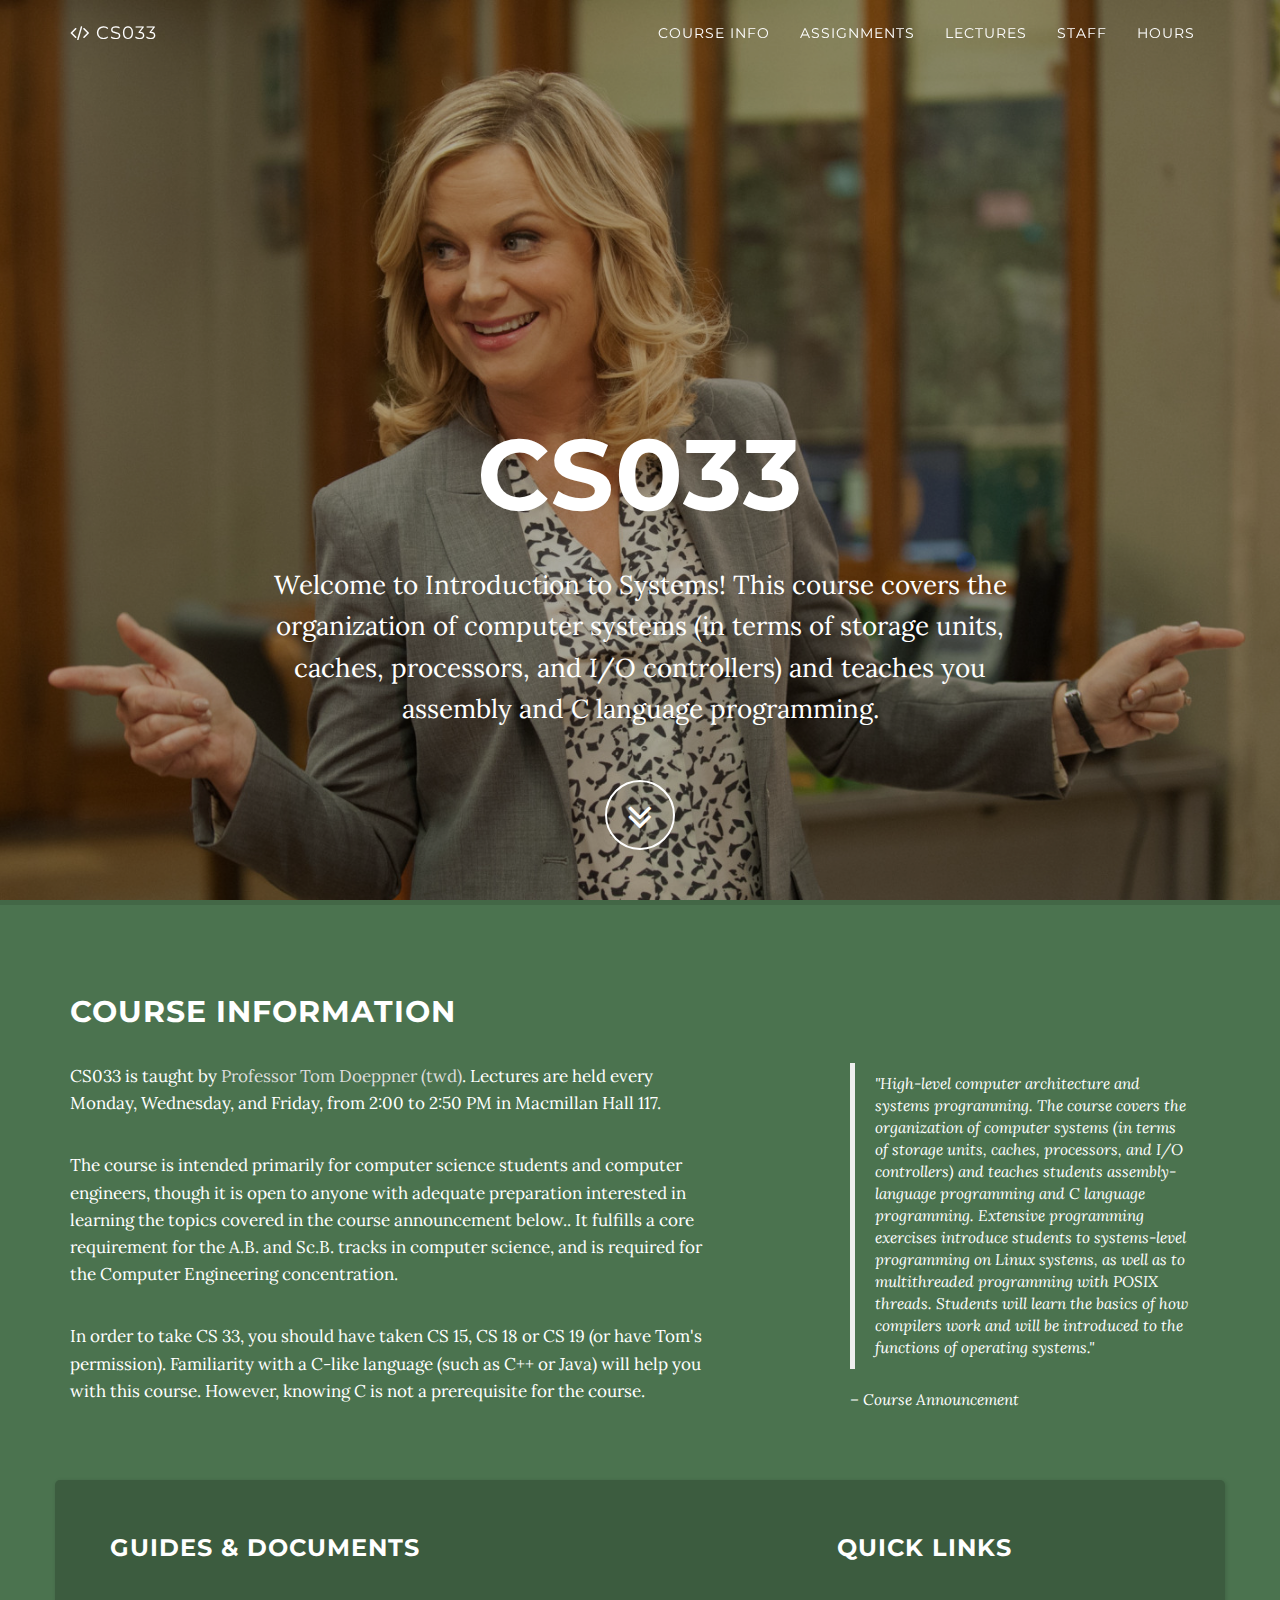
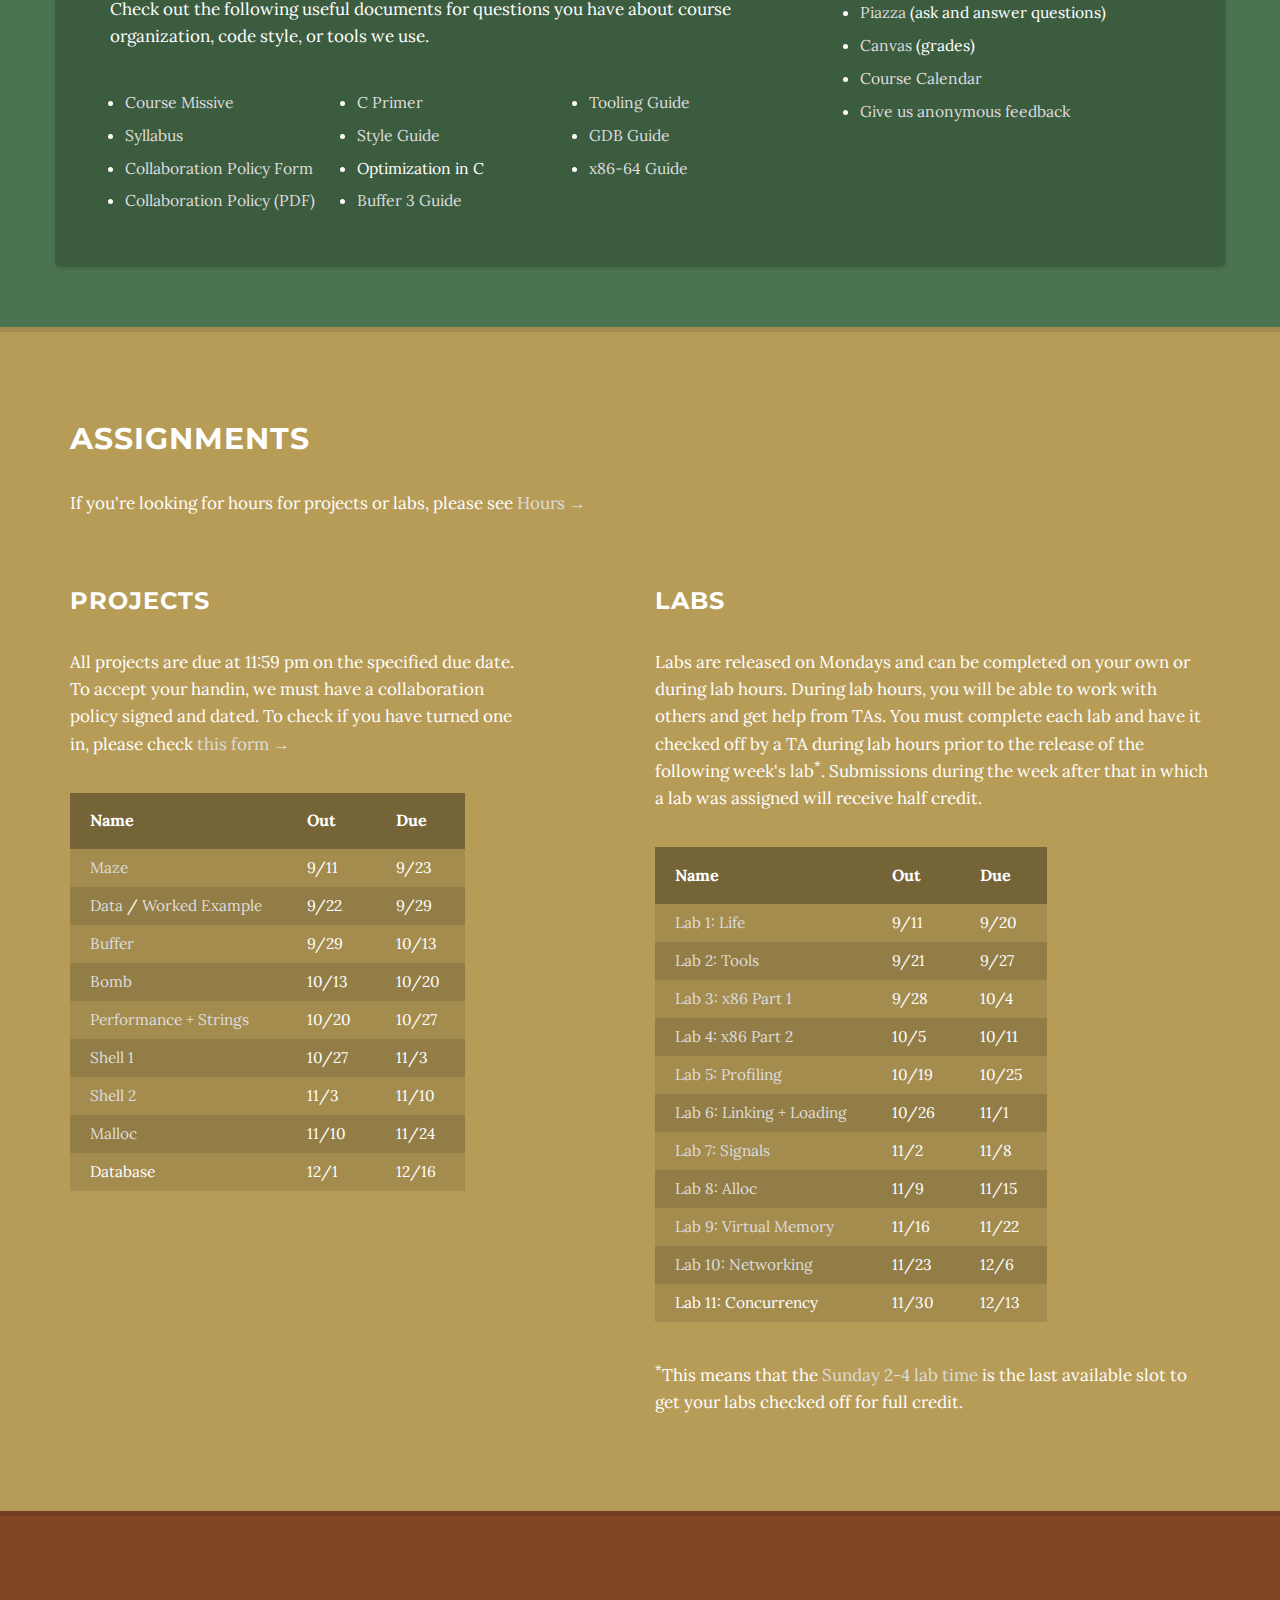
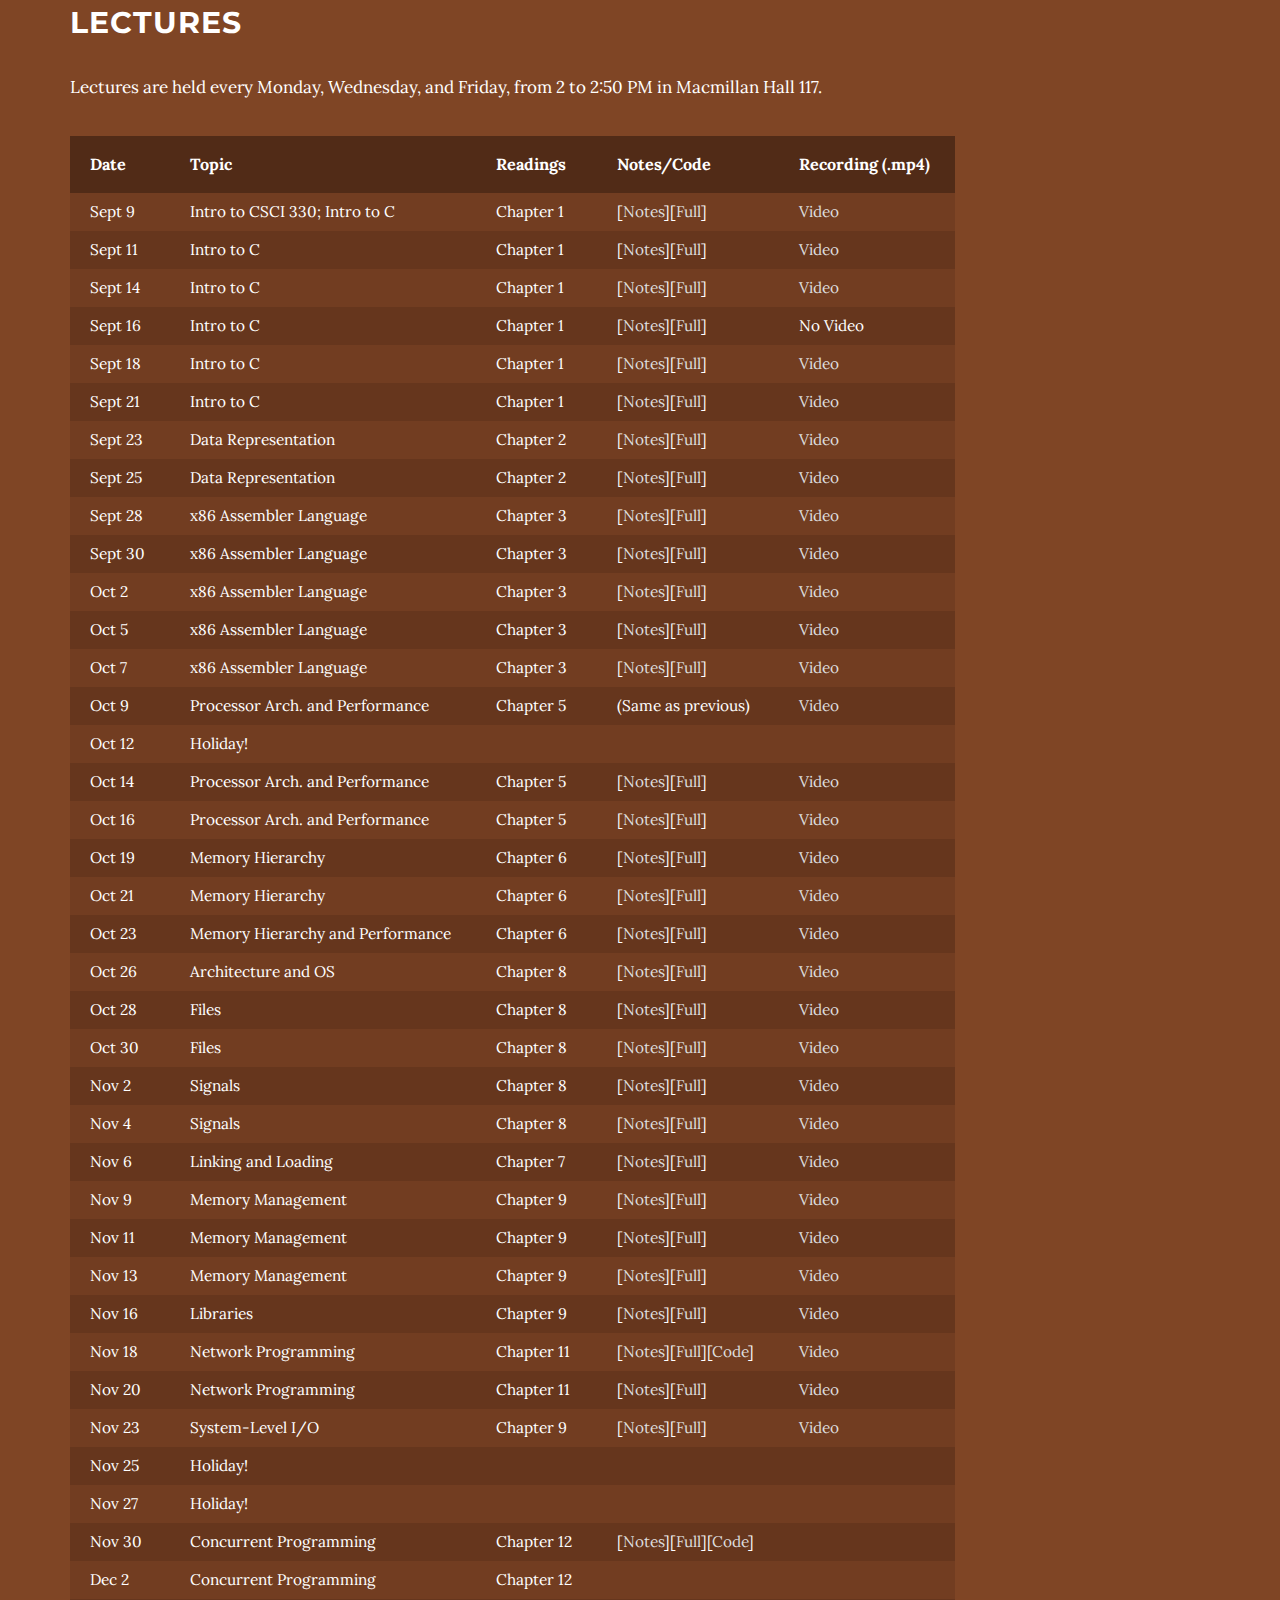
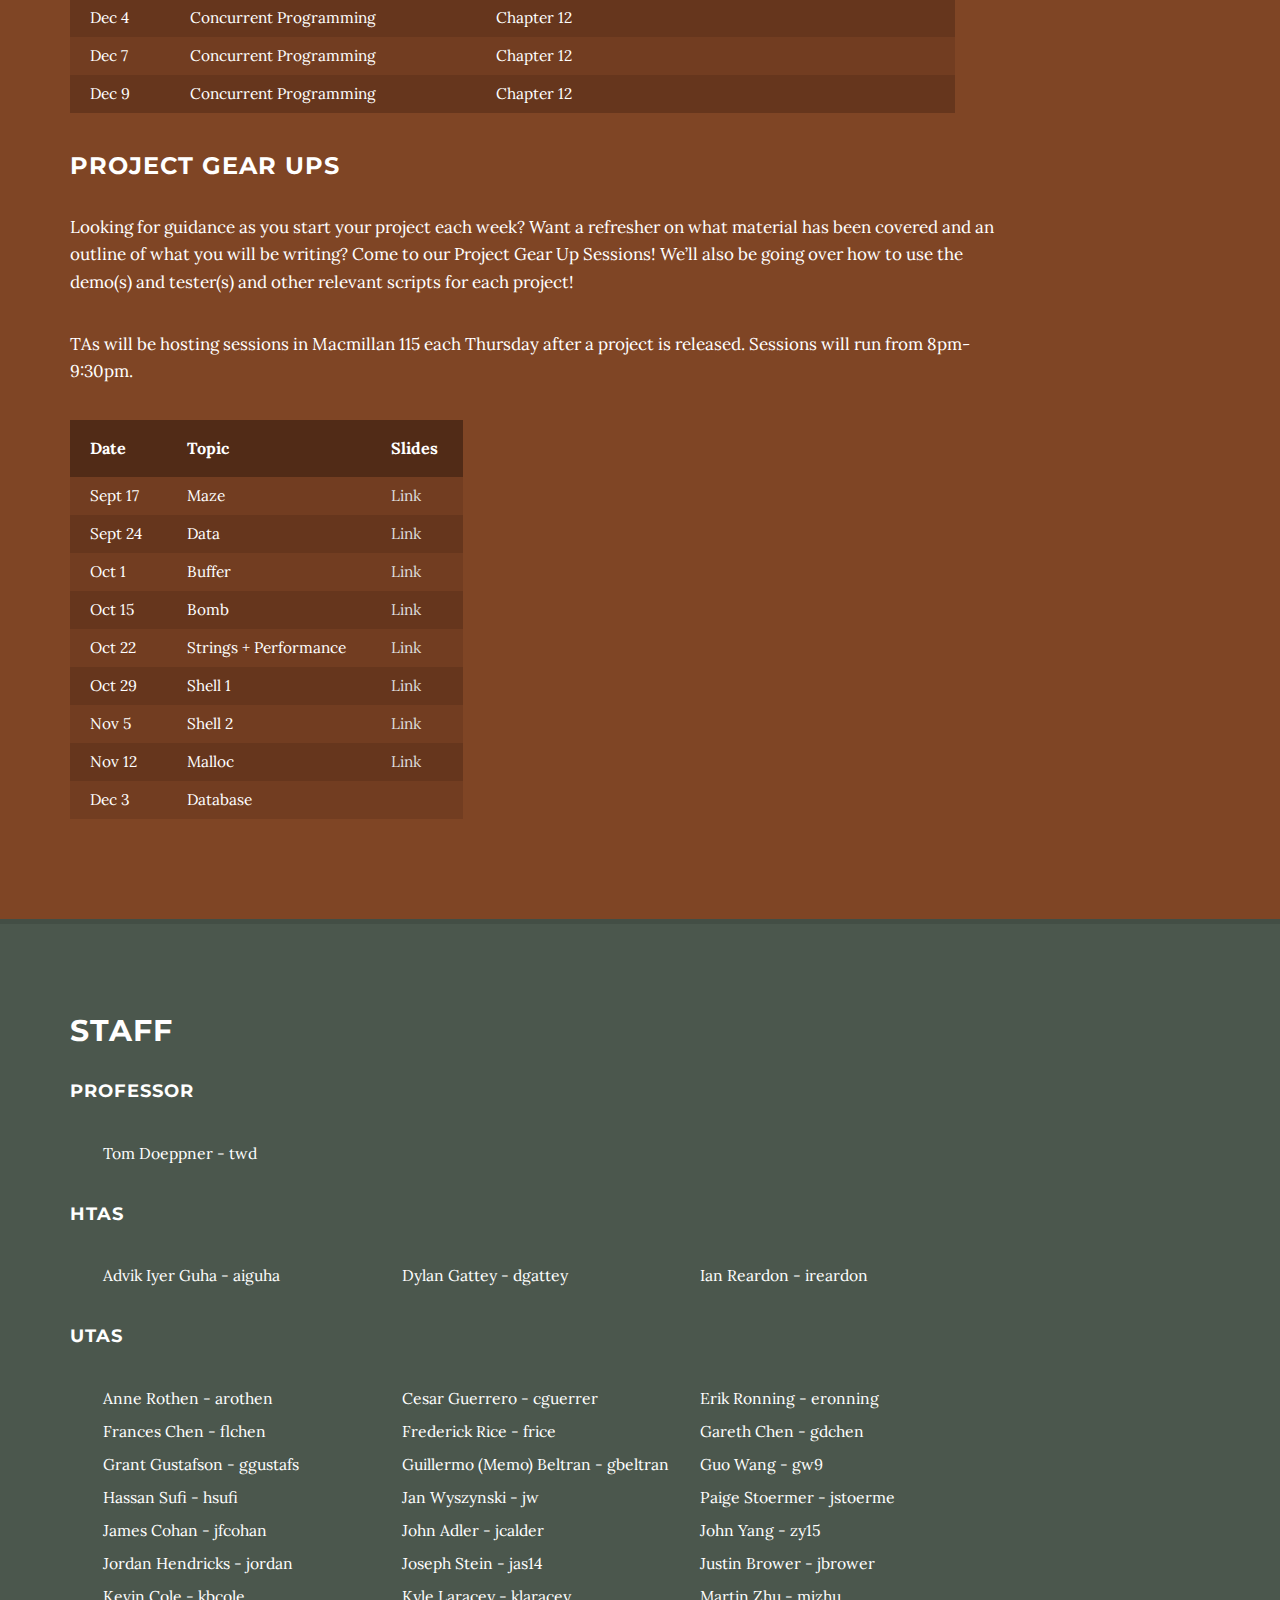
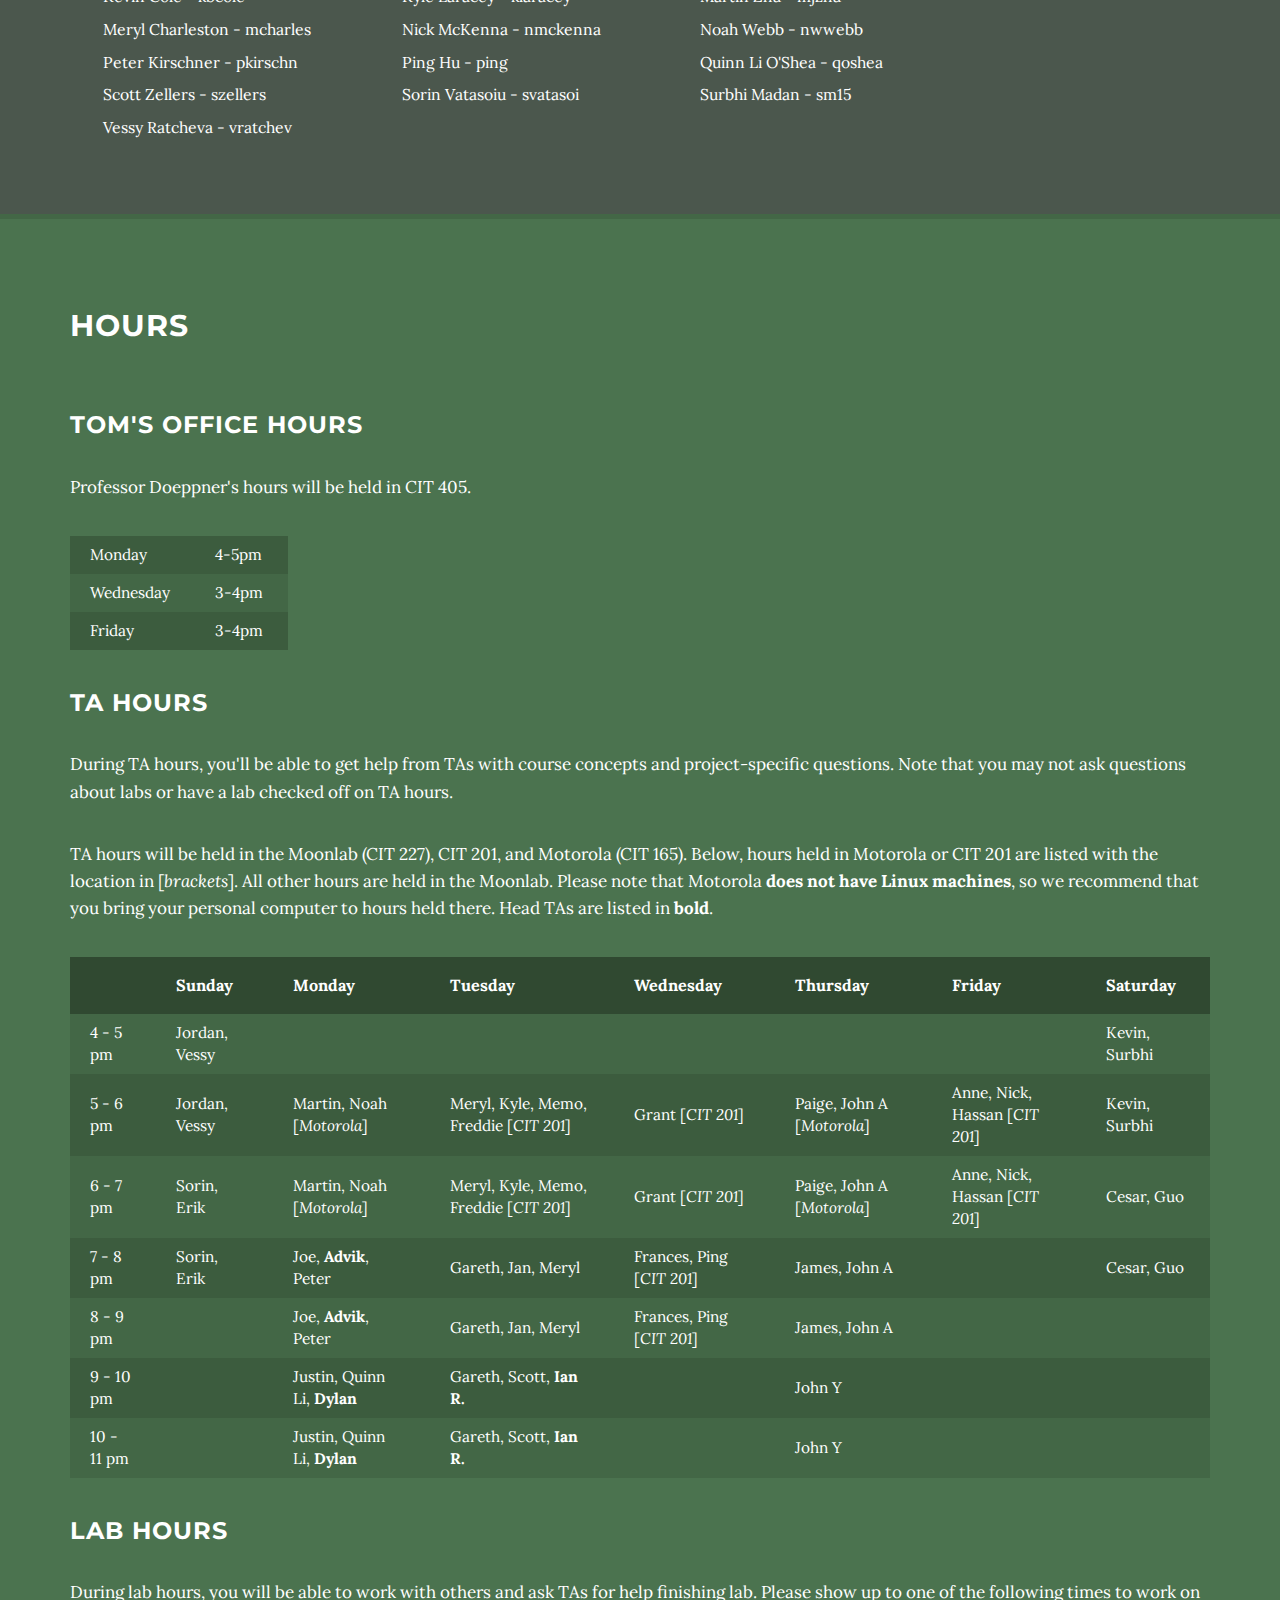
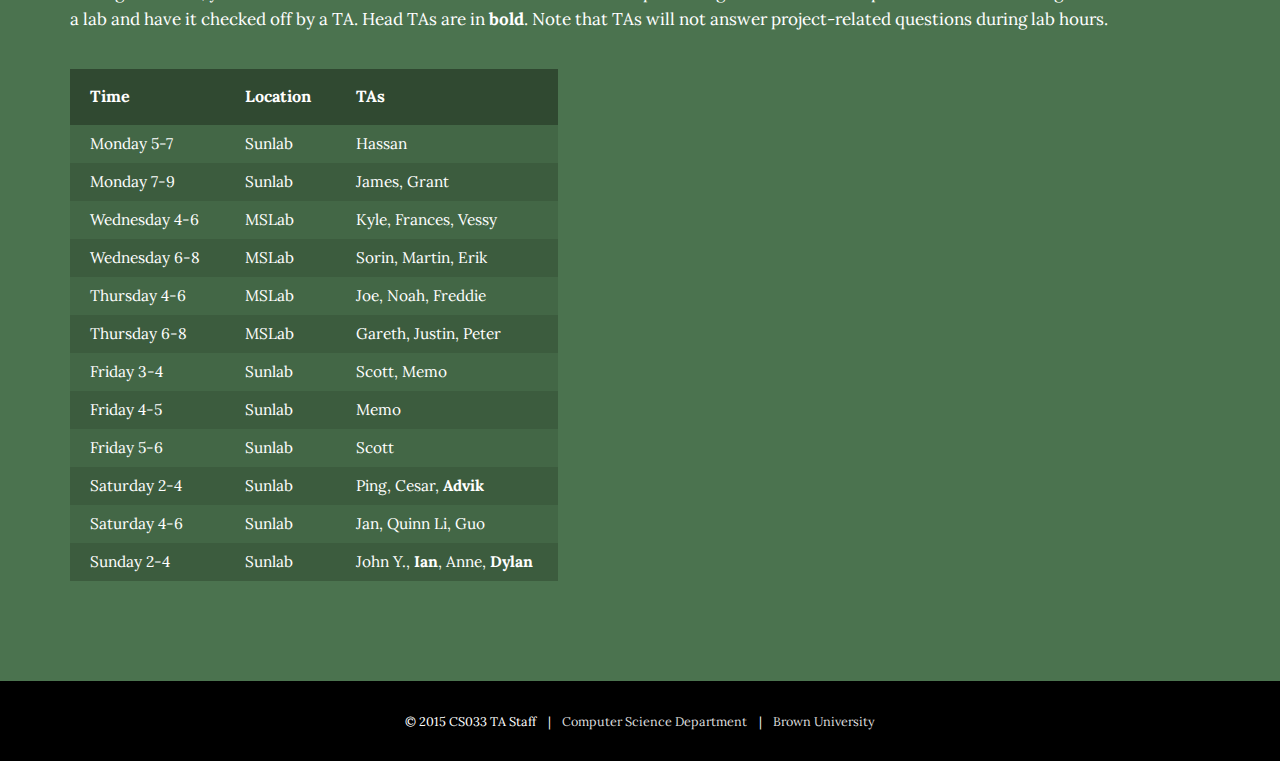
<file: index.html>
<!DOCTYPE html>
<html lang="en">

    <head>
        <meta charset="utf-8">
        <meta http-equiv="X-UA-Compatible" content="IE=edge">
        <meta name="viewport" content="width=device-width, initial-scale=1">
        <meta name="description" content="A website for CS033 students at Brown University">
        <meta name="author" content="CS033 TA Staff">

        <title>CS033 | Brown University</title>

        <!-- CSS -->
        <link href="css/bootstrap.min.css" rel="stylesheet">
        <link href="css/cs33.css" rel="stylesheet">

        <!-- Custom Fonts -->
        <link href="font-awesome/css/font-awesome.min.css" rel="stylesheet" type="text/css">
        <link href="http://fonts.googleapis.com/css?family=Lora|Montserrat:400,700" rel="stylesheet" type="text/css">

        <!-- HTML5 Shim and Respond.js IE8 support of HTML5 elements and media queries -->
        <!--[if lt IE 9]>
        <script src="https://oss.maxcdn.com/libs/html5shiv/3.7.0/html5shiv.js"></script>
        <script src="https://oss.maxcdn.com/libs/respond.js/1.4.2/respond.min.js"></script>
        <![endif]-->

    </head>
    <body id="page-top" data-spy="scroll" data-target=".navbar-fixed-top">

        <!-- Navigation -->
        <nav class="navbar navbar-custom navbar-fixed-top" role="navigation">
        <div class="container">

            <!-- Logo -->
            <div class="navbar-header">
                <button type="button" class="navbar-toggle" data-toggle="collapse" data-target=".navbar-main-collapse">
                    <i class="fa fa-bars"></i>
                </button>
                <a class="navbar-brand page-scroll" href="#page-top">
                    <i class="fa fa-code"></i> CS033
                </a>
            </div>

            <!-- Collect the nav links, forms, and other content for toggling -->
            <div class="collapse navbar-collapse navbar-right navbar-main-collapse">
                <ul class="nav navbar-nav">
                    <!-- Hidden li included to remove active class from about link when scrolled up past about section -->
                    <li class="hidden"><a href="#page-top"></a></li>
                    <li><a class="page-scroll" href="#course-info">Course Info</a></li>
                    <li><a class="page-scroll" href="#assignments">Assignments</a></li>
                    <li><a class="page-scroll" href="#lectures">Lectures</a></li>
                    <li><a class="page-scroll" href="#staff">Staff</a></li>
                    <li><a class="page-scroll" href="#hours">Hours</a></li>
                </ul>
            </div>
            <!-- /.navbar-collapse -->
        </div>
        <!-- /.container -->
        </nav>

        <!-- Intro Header -->
        <header class="intro">
        <div class="intro-body">
            <div class="container">
                <div class="row">
                    <div class="col-md-8 col-md-offset-2">
                        <h1 class="brand-heading">CS033</h1>
                        <p class="intro-text">Welcome to Introduction to Systems! This course covers the organization of computer systems (in terms of storage units, caches, processors, and I/O controllers) and teaches you assembly and C language programming.</p>
                        <a href="#course-info" class="btn btn-circle page-scroll">
                            <i class="fa fa-angle-double-down animated"></i>
                        </a>
                    </div>
                </div>
            </div>
        </div>
        </header>

        <!-- Course Information Section -->
        <section id="course-info">
        <div class="container content-section">
            <div class="row">
                <div class="col-md-12">
                    <h2>Course Information</h2>
                </div>
                <div class="col-md-7">
                    <p>CS033 is taught by <a href="http://www.cs.brown.edu/~twd/">Professor Tom Doeppner (twd)</a>. Lectures are held every Monday, Wednesday, and Friday, from 2:00 to 2:50 PM in Macmillan Hall 117.</p>
                    <p>The course is intended primarily for computer science students and computer engineers, though it is open to anyone with adequate preparation interested in learning the topics covered in the course announcement below.. It fulfills a core requirement for the A.B. and Sc.B. tracks in computer science, and is required for the Computer Engineering concentration.</p>
                    <p>In order to take CS 33, you should have taken CS 15, CS 18 or CS 19 (or have Tom's permission). Familiarity with a C-like language (such as C++ or Java) will help you with this course. However, knowing C is not a prerequisite for the course.</p>
                </div>
                <div class="col-md-4 col-md-offset-1">
                    <blockquote>"High-level computer architecture and systems programming. The course covers the organization of computer systems (in terms of storage units, caches, processors, and I/O controllers) and teaches students assembly-language programming and C language programming. Extensive programming exercises introduce students to systems-level programming on Linux systems, as well as to multithreaded programming with POSIX threads. Students will learn the basics of how compilers work and will be introduced to the functions of operating systems."</blockquote>
                    <tagline> – Course Announcement</tagline>
                </div>
            </div>

            <!-- Documents & Guides -->
            <div class="row inset-box">
                <div class="col-md-8 col-sm-8">
                    <h3>Guides &amp; Documents</h3>
                    <p>Check out the following useful documents for questions you have about course organization, code style, or tools we use.</p>
                    <ul class="col-md-4">
                        <li><a href="docs/docs/missive.pdf">Course Missive</a></li>
                        <li><a href="docs/docs/syllabus.pdf">Syllabus</a></li>
                        <li><a href="http://goo.gl/forms/VJPOrfeHFa">Collaboration Policy Form</a></li>
			<li><a href="docs/docs/collab.pdf">Collaboration Policy (PDF)</a></li>
                    </ul>
                    <ul class="col-md-4">
                        <li><a href="docs/guides/cprimer.pdf">C Primer</a></li>
			<li><a href="docs/guides/style.pdf">Style Guide</a></li>
                        <li>Optimization in C</li>
			<li><a href="docs/guides/buffer3.pdf">Buffer 3 Guide</a></li>
                    </ul>
                    <ul class="col-md-4">
                        <li><a href="docs/guides/tools.pdf">Tooling Guide</a></li>
			<li><a href="docs/guides/gdb.pdf">GDB Guide</a></li>
			<li><a href="docs/guides/x64.pdf">x86-64 Guide</a></li>
                    </ul>
                </div>
                <div class="col-md-4 col-sm-4">
                    <h3>Quick links</h3>
                    <ul>
                        <li><a href="https://piazza.com/brown/fall2015/cs033">Piazza</a> (ask and answer questions)</li>
                        <li><a href="https://canvas.brown.edu/courses/1017914">Canvas</a> (grades)</li>
												<li><a href="https://www.google.com/calendar/embed?src=brown.edu_470h7r0jngdkepvtfde88fu1t4%40group.calendar.google.com&ctz=America/New_York">Course Calendar</a></li>
                        <li><a href="http://goo.gl/forms/1ZZASuq2jL">Give us anonymous feedback</a></li>
                    </ul>
                </div>
            </div>
        </div>
        </section>

        <!-- Contact Section -->
        <section id="assignments">
        <div class="container content-section">
            <div class="row">
                <div class="col-md-12">
                    <h2>Assignments</h2>
                    <p>If you're looking for hours for projects or labs, please see <a class="page-scroll" href="#hours">Hours &rarr;</a></p>
                    <div class="row">

                        <!-- Projects -->
                        <div class="col-md-5">
                            <h3>Projects</h3>
                            <p>All projects are due at 11:59 pm on the specified due date. To accept your handin, we must have a collaboration policy signed and dated. To check if you have turned one in, please check <a href="http://goo.gl/forms/VJPOrfeHFa">this form &rarr;</a></p>
                            <table class="assignment">
                                <tr><th>Name</th><th>Out</th><th>Due</th></tr>
                                <tr><td><a href="docs/proj/maze.pdf">Maze</a></td><td>9/11</td><td>9/23</td></tr>
				<tr><td><a href="docs/proj/data.pdf">Data</a> / <a href="docs/proj/worked_example.pdf">Worked Example</a></td><td>9/22</td><td>9/29</td></tr>
				<tr><td><a href="docs/proj/buffer.pdf">Buffer</a></td><td>9/29</td><td>10/13</td></tr>
				<tr><td><a href="docs/proj/bomb.pdf">Bomb</a></td><td>10/13</td><td>10/20</td></tr>
				<tr><td><a href="docs/proj/stringsperf.pdf">Performance + Strings</a></td><td>10/20</td><td>10/27</td></tr>
                                <tr><td><a href="docs/proj/shell_1.pdf">Shell 1</a></td><td>10/27</td><td>11/3</td></tr>
				<tr><td><a href="docs/proj/shell_2.pdf">Shell 2</a></td><td>11/3</td><td>11/10</td></tr>
                <tr><td><a href="docs/proj/malloc.pdf">Malloc</a></td><td>11/10</td><td>11/24</td></tr>
                                <tr><td>Database</td><td>12/1</td><td>12/16</td></tr>
                            </table>
                        </div>

                        <!-- Labs -->
                        <div class="col-md-6 col-md-offset-1">
                            <h3>Labs</h3>
                            <p>Labs are released on Mondays and can be completed on your own or during lab hours. During lab hours, you will be able to work with others and get help from TAs. You must complete each lab and have it checked off by a TA during lab hours prior to the release of the following week's lab<sup>*</sup>. Submissions during the week after that in which a lab was assigned will receive half credit.</p>
                            <table class="assignment">
                                <tr><th>Name</th><th>Out</th><th>Due</th></tr>
                                <tr><td><a href="docs/labs/life.pdf">Lab 1: Life</a></td><td>9/11</td><td>9/20</td></tr>
                                <tr><td><a href="docs/labs/tools.pdf">Lab 2: Tools</a></td><td>9/21</td><td>9/27</td></tr>
																<tr><td><a href="docs/labs/x86_lab1.pdf">Lab 3: x86 Part 1</a></td><td>9/28</td><td>10/4</td></tr>
																<tr><td><a href="docs/labs/x86_lab2.pdf">Lab 4: x86 Part 2</a></td><td>10/5</td><td>10/11</td></tr>
																<tr><td><a href="docs/labs/profiling.pdf">Lab 5: Profiling</a></td><td>10/19</td><td>10/25</td></tr>
                                <tr><td><a href="docs/labs/linking_loading.pdf">Lab 6: Linking + Loading</a></td><td>10/26</td><td>11/1</td></tr>
				<tr><td><a href="docs/labs/signals.pdf">Lab 7: Signals</a></td><td>11/2</td><td>11/8</td></tr>
                <tr><td><a href="docs/labs/alloc_lab.pdf">Lab 8: Alloc</a></td><td>11/9</td><td>11/15</td></tr>
                <tr><td><a href="docs/labs/vm_lab.pdf">Lab 9: Virtual Memory</a></td><td>11/16</td><td>11/22</td></tr>
                                <tr><td><a href="docs/labs/networking_lab.pdf">Lab 10: Networking</a></td><td>11/23</td><td>12/6</td></tr>
                                <tr><td>Lab 11: Concurrency</td><td>11/30</td><td>12/13</td></tr>
                            </table>
                            <p><sup>*</sup>This means that the <a class="page-scroll" href="#hours">Sunday 2-4 lab time</a> is the last available slot to get your labs checked off for full credit. </p>
                        </div>
                    </div>
                </div>
            </div>
        </div>
        </section>

        <!-- Lectures -->
        <section id="lectures">
            <div class="container content-section">
                <div class="row">
                    <div class="col-md-10">
                        <h2>Lectures</h2>
                        <p>Lectures are held every Monday, Wednesday, and Friday, from 2 to 2:50 PM in Macmillan Hall 117.</p>
                        <table class="lecture">
                            <tr><th>Date</th><th>Topic</th><th>Readings</th><th>Notes/Code</th><th>Recording (.mp4)</th></tr>
                            <tr><td>Sept 9</td><td>Intro to CSCI 330; Intro to C</td><td>Chapter 1</td><td>[<a href="lecture/01Intro.pdf">Notes</a>][<a href="lecture/01IntroX.pdf">Full</a>]</td><td><a href="Camtasia/2015/lecture1/">Video</a></td></tr>
                            <tr><td>Sept 11</td><td>Intro to C</td><td>Chapter 1</td><td>[<a href="lecture/02CIntro2.pdf">Notes</a>][<a href="lecture/02CIntro2X.pdf">Full</a>]</td><td><a href="Camtasia/2015/lecture2/">Video</a></td></tr>
                            <tr><td>Sept 14</td><td>Intro to C</td><td>Chapter 1</td><td>[<a href="lecture/03CIntro3.pdf">Notes</a>][<a href="lecture/03CIntro3X.pdf">Full</a>]</td><td><a href="Camtasia/2015/lecture3/">Video</a></td></tr>
                            <tr><td>Sept 16</td><td>Intro to C</td><td>Chapter 1</td><td>[<a href="lecture/04CIntro4.pdf">Notes</a>][<a href="lecture/04CIntro4X.pdf">Full</a>]</td><td>No Video</td></tr>
                            <tr><td>Sept 18</td><td>Intro to C</td><td>Chapter 1</td><td>[<a href="lecture/05CIntro5.pdf">Notes</a>][<a href="lecture/05CIntro5X.pdf">Full</a>]</td><td><a href="Camtasia/2015/lecture5/">Video</a></td></tr>
                            <tr><td>Sept 21</td><td>Intro to C</td><td>Chapter 1</td><td>[<a href="lecture/06CIntro6.pdf">Notes</a>][<a href="lecture/06CIntro6X.pdf">Full</a>]</td><td><a href="Camtasia/2015/lecture6/">Video</a></td></tr>
                            <tr><td>Sept 23</td><td>Data Representation</td><td>Chapter 2</td><td>[<a href="lecture/07datarep1.pdf">Notes</a>][<a href="lecture/07datarep1X.pdf">Full</a>]</td><td><a href="Camtasia/2015/lecture7/">Video</a></td></tr>
                            <tr><td>Sept 25</td><td>Data Representation</td><td>Chapter 2</td><td>[<a href="lecture/08datarep2.pdf">Notes</a>][<a href="lecture/08datarep2X.pdf">Full</a>]</td><td><a href="Camtasia/2015/lecture8/">Video</a></td></tr>
                            <tr><td>Sept 28</td><td>x86 Assembler Language</td><td>Chapter 3</td><td>[<a href="lecture/09AsmIntro.pdf">Notes</a>][<a href="lecture/09AsmIntroX.pdf">Full</a>]</td><td><a href="Camtasia/2015/lecture9/">Video</a></td></tr>
                            <tr><td>Sept 30</td><td>x86 Assembler Language</td><td>Chapter 3</td><td>[<a href="lecture/10x861.pdf">Notes</a>][<a href="lecture/10x861X.pdf">Full</a>]</td><td><a href="Camtasia/2015/lecture10/">Video</a></td></tr>
                            <tr><td>Oct 2</td><td>x86 Assembler Language</td><td>Chapter 3</td><td>[<a href="lecture/11x862.pdf">Notes</a>][<a href="lecture/11x862X.pdf">Full</a>]</td><td><a href="Camtasia/2015/lecture11/">Video</a></td></tr>
                            <tr><td>Oct 5</td><td>x86 Assembler Language</td><td>Chapter 3</td><td>[<a href="lecture/12x863.pdf">Notes</a>][<a href="lecture/12x863X.pdf">Full</a>]</td><td><a href="Camtasia/2015/lecture12/">Video</a></td></tr>
                            <tr><td>Oct 7</td><td>x86 Assembler Language</td><td>Chapter 3</td><td>[<a href="lecture/13x864.pdf">Notes</a>][<a href="lecture/13x864X.pdf">Full</a>]</td><td><a href="Camtasia/2015/lecture13/">Video</a></td></tr>
                            <tr><td>Oct 9</td><td>Processor Arch. and Performance</td><td>Chapter 5</td><td>(Same as previous)</td><td><a href="Camtasia/2015/lecture14/">Video</a></td></tr>
                            <tr><td>Oct 12</td><td>Holiday!</td><td></td><td></td><td></td></tr>
                            <tr><td>Oct 14</td><td>Processor Arch. and Performance</td><td>Chapter 5</td><td>[<a href="lecture/14archopt1.pdf">Notes</a>][<a href="lecture/14archopt1X.pdf">Full</a>]</td><td><a href="Camtasia/2015/lecture15/">Video</a></td></tr>
                            <tr><td>Oct 16</td><td>Processor Arch. and Performance</td><td>Chapter 5</td><td>[<a href="lecture/15archopt2.pdf">Notes</a>][<a href="lecture/15archopt2X.pdf">Full</a>]</td><td><a href="Camtasia/2015/lecture16/">Video</a></td></tr>
                            <tr><td>Oct 19</td><td>Memory Hierarchy</td><td>Chapter 6</td><td>[<a href="lecture/16memhier1.pdf">Notes</a>][<a href="lecture/16memhier1X.pdf">Full</a>]</td><td><a href="Camtasia/2015/lecture17/">Video</a></td></tr>
                            <tr><td>Oct 21</td><td>Memory Hierarchy</td><td>Chapter 6</td><td>[<a href="lecture/17memhier2.pdf">Notes</a>][<a href="lecture/17memhier2X.pdf">Full</a>]</td><td><a href="Camtasia/2015/lecture18/">Video</a></td></tr>
                            <tr><td>Oct 23</td><td>Memory Hierarchy and Performance</td><td>Chapter 6</td><td>[<a href="lecture/18cache.pdf">Notes</a>][<a href="lecture/18cacheX.pdf">Full</a>]</td><td><a href="Camtasia/2015/lecture19/">Video</a></td></tr>
                            <tr><td>Oct 26</td><td>Architecture and OS</td><td>Chapter 8</td><td>[<a href="lecture/20OS.pdf">Notes</a>][<a href="lecture/20OSX.pdf">Full</a>]</td><td><a href="Camtasia/2015/lecture20/">Video</a></td></tr>
                            <tr><td>Oct 28</td><td>Files</td><td>Chapter 8</td><td>[<a href="lecture/21files1.pdf">Notes</a>][<a href="lecture/21files1X.pdf">Full</a>]</td><td><a href="Camtasia/2015/lecture21/">Video</a></td></tr>
                            <tr><td>Oct 30</td><td>Files</td><td>Chapter 8</td><td>[<a href="lecture/22files2.pdf">Notes</a>][<a href="lecture/22files2X.pdf">Full</a>]</td><td><a href="Camtasia/2015/lecture22/">Video</a></td></tr>
                            <tr><td>Nov 2</td><td>Signals</td><td>Chapter 8</td><td>[<a href="lecture/23signals1.pdf">Notes</a>][<a href="lecture/23signals1X.pdf">Full</a>]</td><td><a href="Camtasia/2015/lecture23/">Video</a></td></tr>
                            <tr><td>Nov 4</td><td>Signals</td><td>Chapter 8</td><td>[<a href="lecture/24signals2.pdf">Notes</a>][<a href="lecture/24signals2X.pdf">Full</a>]</td><td><a href="Camtasia/2015/lecture24/">Video</a></td></tr>
                            <tr><td>Nov 6</td><td>Linking and Loading</td><td>Chapter 7</td><td>[<a href="lecture/25link.pdf">Notes</a>][<a href="lecture/25linkX.pdf">Full</a>]</td><td><a href="Camtasia/2015/lecture25/">Video</a></td></tr>
                            <tr><td>Nov 9</td><td>Memory Management</td><td>Chapter 9</td><td>[<a href="lecture/26StorageIntro.pdf">Notes</a>][<a href="lecture/26StorageIntroX.pdf">Full</a>]</td><td><a href="Camtasia/2015/lecture26/">Video</a></td></tr>
                            <tr><td>Nov 11</td><td>Memory Management</td><td>Chapter 9</td><td>[<a href="lecture/27StorageAlloc.pdf">Notes</a>][<a href="lecture/27StorageAllocX.pdf">Full</a>]</td><td><a href="Camtasia/2015/lecture27/">Video</a></td></tr>
                            <tr><td>Nov 13</td><td>Memory Management</td><td>Chapter 9</td><td>[<a href="lecture/28VM.pdf">Notes</a>][<a href="lecture/28VMX.pdf">Full</a>]</td><td><a href="Camtasia/2015/lecture28/">Video</a></td></tr>
                            <tr><td>Nov 16</td><td>Libraries</td><td>Chapter 9</td><td>[<a href="lecture/29library.pdf">Notes</a>][<a href="lecture/29libraryX.pdf">Full</a>]</td><td><a href="Camtasia/2015/lecture29/">Video</a></td></tr>
														<tr><td>Nov 18</td><td>Network Programming</td><td>Chapter 11</td><td>[<a href="lecture/30network1.pdf">Notes</a>][<a href="lecture/30network1X.pdf">Full</a>][<a href="docs/code/lecture30.tar.gz">Code</a>]</td><td><a href="Camtasia/2015/lecture30/">Video</a></td></tr>
                            <tr><td>Nov 20</td><td>Network Programming</td><td>Chapter 11</td><td>[<a href="lecture/31network2.pdf">Notes</a>][<a href="lecture/31network2X.pdf">Full</a>]</td><td><a href="Camtasia/2015/lecture31/">Video</a></td></tr>
                            <tr><td>Nov 23</td><td>System-Level I/O</td><td>Chapter 9</td><td>[<a href="lecture/31network2.pdf">Notes</a>][<a href="lecture/31network2X.pdf">Full</a>]</td><td><a href="Camtasia/2015/lecture32/">Video</a></td></tr>
                            <tr><td>Nov 25</td><td>Holiday!</td><td></td><td></td><td></td></tr>
                            <tr><td>Nov 27</td><td>Holiday!</td><td></td><td></td><td></td></tr>
														<tr><td>Nov 30</td><td>Concurrent Programming</td><td>Chapter 12</td><td>[<a href="lecture/33Threads1.pdf">Notes</a>][<a href="lecture/33Threads1X.pdf">Full</a>][<a href="docs/code/ts.c">Code</a>]</td><td></td></tr>
                            <tr><td>Dec 2</td><td>Concurrent Programming</td><td>Chapter 12</td><td></td><td></td></tr>
                            <tr><td>Dec 4</td><td>Concurrent Programming</td><td>Chapter 12</td><td></td><td></td></tr>
                            <tr><td>Dec 7</td><td>Concurrent Programming</td><td>Chapter 12</td><td></td><td></td></tr>
                            <tr><td>Dec 9</td><td>Concurrent Programming</td><td>Chapter 12</td><td></td><td></td></tr>
                        </table>

                        <h3>Project Gear Ups</h3>
                        <p>
                            Looking for guidance as you start your project each week? Want a refresher on what material has been covered and an outline of what you will be writing? Come to our Project Gear Up Sessions! We’ll also be going over how to use the demo(s) and tester(s) and other relevant scripts for each project! 
                        <p>
                            TAs will be hosting sessions in Macmillan 115 each Thursday after a project is released. Sessions will run from 8pm-9:30pm.
                        </p>
                        <table class="gear-up">
                            <tr><th>Date</th><th>Topic</th><th>Slides</th></tr>
                            <tr><td>Sept 17</td><td>Maze</td><td><a href="https://docs.google.com/presentation/d/1nDIMZD845_sHjPf0B4otfAHELlRik2d4z4plMfSUO2A/pub?start=false&loop=false&delayms=5000&slide=id.p">Link</a></td></tr>
			    <tr><td>Sept 24</td><td>Data</td><td><a href="https://docs.google.com/a/brown.edu/presentation/d/1OtSDNCK5EwqrlNHoCuXufeJCi6aF1ejE9NTGEUWwORQ/edit?usp=sharing">Link</a></td></tr>
			    <tr><td>Oct 1</td><td>Buffer</td><td><a href="https://docs.google.com/presentation/d/1ICJ7yxzgrpdPiuxLnxdie2u-_BvJvWbGfv48zLCx8fY/pub?start=false&loop=false&delayms=3000&slide=id.p">Link</a></td></tr>
			    <tr><td>Oct 15</td><td>Bomb</td><td><a href="https://docs.google.com/presentation/d/1G745_-leV7FUQZO8f8ubVXxmBntxnCpbb61njaEko5Q/pub?start=false&loop=false&delayms=3000">Link</a></td></tr>
			    <tr><td>Oct 22</td><td>Strings + Performance</td><td><a href="https://docs.google.com/presentation/d/1LAhS6B4e6ni8yIh9bYMRbo_IYQAtKHMZ2RVbtOs6048/pub?start=false&loop=false&delayms=3000">Link</a></td></tr>
			    <tr><td>Oct 29</td><td>Shell 1</td><td><a href="https://docs.google.com/presentation/d/1-MXGsgak-VcxgPTdtWWJF2UPWBUCpCwCmt-W7wlPnow/pub?start=false&loop=false&delayms=3000">Link</a></td></tr>
			    <tr><td>Nov 5</td><td>Shell 2</td><td><a href="https://docs.google.com/presentation/d/1kp8D0t7DaZOVn3DtrCxpET-dm_tDNPRibm3EMGjvER8/pub?start=false&loop=false&delayms=3000">Link</a></td></tr>
			    <tr><td>Nov 12</td><td>Malloc</td><td><a href="https://docs.google.com/presentation/d/1q8XY0bYUuS1Cnylv3sJ7qmxBgiXpI0ky5nbIJHpAvIs/pub?start=false&loop=false&delayms=3000">Link</a></td></tr>
                            <tr><td>Dec 3</td><td>Database</td><td></td></tr>
                        </table>
                    </div>
                </div>
            </div>
        </div>
        </section>

        <!-- Staff -->
        <section id="staff">
        <div class="container content-section staff">
            <div class="row">
                <div class="col-md-10">
                    <h2>Staff</h2>
                    <h4>Professor</h4>
                    <ul>
                        <li>
                        <!-- <img class="character" src="img/chars/*.-char.jpg"> -->
                        <!-- <img class="ta" src="img/chars/*.jpg"> -->
                        Tom Doeppner - twd
                        </li>
                    </ul>

                    <h4>HTAs</h4>
                    <ul>
                        <li>
                        <!-- <img class="character" src="img/chars/advik-char.jpg"> -->
                        <!-- <img class="ta" src="img/chars/advik.jpg"> -->
                        Advik Iyer Guha - aiguha
                        </li>
                        <li>
                        <!-- <img class="character" src="img/chars/dylan-char.jpg"> -->
                        <!-- <img class="ta" src="img/chars/dylan.jpg"> -->
                        Dylan Gattey - dgattey
                        </li>
                        <li>
                        <!-- <img class="character" src="img/chars/ian-r-char.jpg"> -->
                        <!-- <img class="ta" src="img/chars/ian-r.jpg"> -->
                        Ian Reardon - ireardon
                        </li>
                    </ul>

                    <h4>UTAs</h4>
                    <ul>
                        <li>
                        <!-- <img class="character" src="img/chars/anne-char.jpg"> -->
                        <!-- <img class="ta" src="img/chars/anne.jpg"> -->
                        Anne Rothen - arothen
                        </li>
                        <li>
                        <!-- <img class="character" src="img/chars/cesar-char.jpg"> -->
                        <!-- <img class="ta" src="img/chars/cesar.jpg"> -->
                        Cesar Guerrero - cguerrer
                        </li>
                        <li>
                        <!-- <img class="character" src="img/chars/erik-char.jpg"> -->
                        <!-- <img class="ta" src="img/chars/erik.jpg"> -->
                        Erik Ronning - eronning
                        </li>
                        <li>
                        <!-- <img class="character" src="img/chars/frances-char.jpg"> -->
                        <!-- <img class="ta" src="img/chars/frances.jpg"> -->
                        Frances Chen - flchen
                        </li>
                        <li>
                        <!-- <img class="character" src="img/chars/freddie-char.jpg"> -->
                        <!-- <img class="ta" src="img/chars/freddie.jpg"> -->
                        Frederick Rice - frice
                        </li>
                        <li>
                        <!-- <img class="character" src="img/chars/gareth-char.jpg"> -->
                        <!-- <img class="ta" src="img/chars/gareth.jpg"> -->
                        Gareth Chen - gdchen
                        </li>
                        <li>
                        <!-- <img class="character" src="img/chars/grant-char.jpg"> -->
                        <!-- <img class="ta" src="img/chars/grant.jpg"> -->
                        Grant Gustafson - ggustafs
                        </li>
                        <li>
                        <!-- <img class="character" src="img/chars/memo-char.jpg"> -->
                        <!-- <img class="ta" src="img/chars/memo.jpg"> -->
                        Guillermo (Memo) Beltran - gbeltran
                        </li>
                        <li>
                        <!-- <img class="character" src="img/chars/guo-char.jpg"> -->
                        <!-- <img class="ta" src="img/chars/guo.jpg"> -->
                        Guo Wang - gw9
                        </li>
                        <li>
                        <!-- <img class="character" src="img/chars/hassan-char.jpg"> -->
                        <!-- <img class="ta" src="img/chars/hassan.jpg"> -->
                        Hassan Sufi - hsufi
                        </li>
                        <li>
                        <!-- <img class="character" src="img/chars/ian-w-char.jpg"> -->
                        <!-- <img class="ta" src="img/chars/ian-w.jpg"> -->
                        Jan Wyszynski - jw
                        </li>
                        <li>
                        <!-- <img class="character" src="img/chars/paige-char.jpg"> -->
                        <!-- <img class="ta" src="img/chars/paige.jpg"> -->
                        Paige Stoermer - jstoerme
                        </li>
                        <li>
                        <!-- <img class="character" src="img/chars/james-char.jpg"> -->
                        <!-- <img class="ta" src="img/chars/james.jpg"> -->
                        James Cohan - jfcohan
                        </li>
                        <li>
                        <!-- <img class="character" src="img/chars/john-a-char.jpg"> -->
                        <!-- <img class="ta" src="img/chars/john-a.jpg"> -->
                        John Adler - jcalder
                        </li>
                        <li>
                        <!-- <img class="character" src="img/chars/john-y-char.jpg"> -->
                        <!-- <img class="ta" src="img/chars/john-y.jpg"> -->
                        John Yang - zy15
                        </li>
                        <li>
                        <!-- <img class="character" src="img/chars/jordan-char.jpg"> -->
                        <!-- <img class="ta" src="img/chars/jordan.jpg"> -->
                        Jordan Hendricks - jordan
                        </li>
                        <li>
                        <!-- <img class="character" src="img/chars/joe-char.jpg"> -->
                        <!-- <img class="ta" src="img/chars/joe.jpg"> -->
                        Joseph Stein - jas14
                        </li>
                        <li>
                        <!-- <img class="character" src="img/chars/justin-char.jpg"> -->
                        <!-- <img class="ta" src="img/chars/justin.jpg"> -->
                        Justin Brower - jbrower
                        </li>
                        <li>
                        <!-- <img class="character" src="img/chars/kevin-char.jpg"> -->
                        <!-- <img class="ta" src="img/chars/kevin.jpg"> -->
                        Kevin Cole - kbcole
                        </li>
                        <li>
                        <!-- <img class="character" src="img/chars/kyle-char.jpg"> -->
                        <!-- <img class="ta" src="img/chars/kyle.jpg"> -->
                        Kyle Laracey - klaracey
                        </li>
                        <li>
                        <!-- <img class="character" src="img/chars/martin-char.jpg"> -->
                        <!-- <img class="ta" src="img/chars/martin.jpg"> -->
                        Martin Zhu - mjzhu
                        </li>
                        <li>
                        <!-- <img class="character" src="img/chars/meryl-char.jpg"> -->
                        <!-- <img class="ta" src="img/chars/meryl.jpg"> -->
                        Meryl Charleston - mcharles
                        </li>
                        <li>
                        <!-- <img class="character" src="img/chars/nick-char.jpg"> -->
                        <!-- <img class="ta" src="img/chars/nick.jpg"> -->
                        Nick McKenna - nmckenna
                        </li>
                        <li>
                        <!-- <img class="character" src="img/chars/noah-char.jpg"> -->
                        <!-- <img class="ta" src="img/chars/noah.jpg"> -->
                        Noah Webb  - nwwebb
                        </li>
                        <li>
                        <!-- <img class="character" src="img/chars/peter-char.jpg"> -->
                        <!-- <img class="ta" src="img/chars/peter.jpg"> -->
                        Peter Kirschner - pkirschn
                        </li>
                        <li>
                        <!-- <img class="character" src="img/chars/ping-char.jpg"> -->
                        <!-- <img class="ta" src="img/chars/ping.jpg"> -->
                        Ping Hu - ping
                        </li>
                        <li>
                        <!-- <img class="character" src="img/chars/quinn-char.jpg"> -->
                        <!-- <img class="ta" src="img/chars/quinn.jpg"> -->
                        Quinn Li O'Shea - qoshea
                        </li>
                        <li>
                        <!-- <img class="character" src="img/chars/scott-char.jpg"> -->
                        <!-- <img class="ta" src="img/chars/scott.jpg"> -->
                        Scott Zellers - szellers
                        </li>
                        <li>
                        <!-- <img class="character" src="img/chars/sorin-char.jpg"> -->
                        <!-- <img class="ta" src="img/chars/sorin.jpg"> -->
                        Sorin Vatasoiu - svatasoi
                        </li>
                        <li>
                        <!-- <img class="character" src="img/chars/surbhi-char.jpg"> -->
                        <!-- <img class="ta" src="img/chars/surbhi.jpg"> -->
                        Surbhi Madan - sm15
                        </li>
                        <li>
                        <!-- <img class="character" src="img/chars/vessy-char.jpg"> -->
                        <!-- <img class="ta" src="img/chars/vessy.jpg"> -->
                        Vessy Ratcheva - vratchev
                        </li>
                    </ul>
                </div>
            </div>
        </div>
        </section>

        <!-- Hours -->
        <section id="hours">
        <div class="container content-section">
            <h2>Hours</h2>
            <div class="row">

                <!-- Regular hours -->
                <div class="col-md-12">
                    <h3>Tom's Office Hours</h3>
                    <p>Professor Doeppner's hours will be held in CIT 405.</p>
                    <table class="tom-hours">
                        <tr><td>Monday</td><td>4-5pm</td></tr>
                        <tr><td>Wednesday</td><td>3-4pm</td></tr>
                        <tr><td>Friday</td><td>3-4pm</td></tr>
                    </table>

                    <h3>TA Hours</h3>
		    <p>During TA hours, you'll be able to get help from TAs with course concepts and project-specific questions. Note that you may not ask questions about labs or have a lab checked off on TA hours.</p>
		    <p>TA hours will be held in the Moonlab (CIT 227), CIT 201, and Motorola (CIT 165). Below, hours held in Motorola or CIT 201 are listed with the location in [<em>brackets</em>]. All other hours are held in the Moonlab. Please note that Motorola <strong>does not have Linux machines</strong>, so we recommend that you bring your personal computer to hours held there. Head TAs are listed in <strong>bold</strong>.</p>
                    <table class="ta-hours">
                        <tr><th></th><th>Sunday</th><th>Monday</th><th>Tuesday</th><th>Wednesday</th><th>Thursday</th><th>Friday</th><th>Saturday</th></tr>
                        <tr><td>4 - 5 pm</td><td>Jordan, Vessy</td><td></td><td></td><td></td><td></td><td></td><td>Kevin, Surbhi</td></tr>
                        <tr><td>5 - 6 pm</td><td>Jordan, Vessy</td><td>Martin, Noah [<em>Motorola</em>]</td><td>Meryl, Kyle, Memo, Freddie [<em>CIT 201</em>]</td><td>Grant [<em>CIT 201</em>]</td><td>Paige, John A [<em>Motorola</em>]</td><td>Anne, Nick, Hassan [<em>CIT 201</em>]</td><td>Kevin, Surbhi</td></tr>
                        <tr><td>6 - 7 pm</td><td>Sorin, Erik</td><td>Martin, Noah [<em>Motorola</em>]</td><td>Meryl, Kyle, Memo, Freddie [<em>CIT 201</em>]</td><td>Grant [<em>CIT 201</em>]</td><td>Paige, John A [<em>Motorola</em>]</td><td>Anne, Nick, Hassan [<em>CIT 201</em>]</td><td>Cesar, Guo</td></tr>
                        <tr><td>7 - 8 pm</td><td>Sorin, Erik</td><td>Joe, <strong>Advik</strong>, Peter</td><td>Gareth, Jan, Meryl</td><td>Frances, Ping [<em>CIT 201</em>]</td><td>James, John A</td><td></td><td>Cesar, Guo</td></tr>
                        <tr><td>8 - 9 pm</td><td></td><td>Joe, <strong>Advik</strong>, Peter</td><td>Gareth, Jan, Meryl</td><td>Frances, Ping [<em>CIT 201</em>]</td><td>James, John A</td><td></td><td></td></tr>
                        <tr><td>9 - 10 pm</td><td></td><td>Justin, Quinn Li, <strong>Dylan</strong></td><td>Gareth, Scott, <strong>Ian R.</strong></td><td></td><td>John Y</td><td></td><td></td></tr>
                        <tr><td>10 - 11 pm</td><td></td><td>Justin, Quinn Li, <strong>Dylan</strong></td><td>Gareth, Scott, <strong>Ian R.</strong></td><td></td><td>John Y</td><td></td><td></td></tr>
                    </table>

                    <h3>Lab Hours</h3>
                    <p>During lab hours, you will be able to work with others and ask TAs for help finishing lab. Please show up to one of the following times to work on a lab and have it checked off by a TA. Head TAs are in <strong>bold</strong>. Note that TAs will not answer project-related questions during lab hours.</p>
		    <table class="lab-hours">
                        <tr><th>Time</th><th>Location</th><th>TAs</th></tr>
                        <tr><td>Monday 5-7</td><td>Sunlab</td><td>Hassan</td></tr>
                        <tr><td>Monday 7-9</td><td>Sunlab</td><td>James, Grant</td></tr>
                        <tr><td>Wednesday 4-6</td><td>MSLab</td><td>Kyle, Frances, Vessy</td></tr>
                        <tr><td>Wednesday 6-8</td><td>MSLab</td><td>Sorin, Martin, Erik</td></tr>
                        <tr><td>Thursday 4-6</td><td>MSLab</td><td>Joe, Noah, Freddie</td></tr>
                        <tr><td>Thursday 6-8</td><td>MSLab</td><td>Gareth, Justin, Peter</td></tr>
			            <tr><td>Friday 3-4</td><td>Sunlab</td><td>Scott, Memo</td></tr>
			            <tr><td>Friday 4-5</td><td>Sunlab</td><td>Memo</td></tr>
			            <tr><td>Friday 5-6</td><td>Sunlab</td><td>Scott</td></tr>
                        <tr><td>Saturday 2-4</td><td>Sunlab</td><td>Ping, Cesar, <strong>Advik</strong></td></tr>
                        <tr><td>Saturday 4-6</td><td>Sunlab</td><td>Jan, Quinn Li, Guo</td></tr>
                        <tr><td>Sunday 2-4</td><td>Sunlab</td><td>John Y., <strong>Ian</strong>, Anne, <strong>Dylan</strong></td></tr>
                    </table>
                </div>
            </div>
        </div>
        </section>

        <!-- Footer -->
        <footer>
        <div class="container text-center">
            <p>
            &copy; 2015 CS033 TA Staff
            <span class="spacing">|</span>
            <a href="http://cs.brown.edu">Computer Science Department</a>
            <span class="spacing">|</span>
            <a href="http://brown.edu">Brown University</a>
            </p>
        </div>
        </footer>

        <!-- Javascript files -->
        <script src="js/jquery.js"></script>
        <script src="js/bootstrap.min.js"></script>
        <script src="js/jquery.easing.min.js"></script>
        <script src="js/cs33.js"></script>

    </body>
</html>
</file>
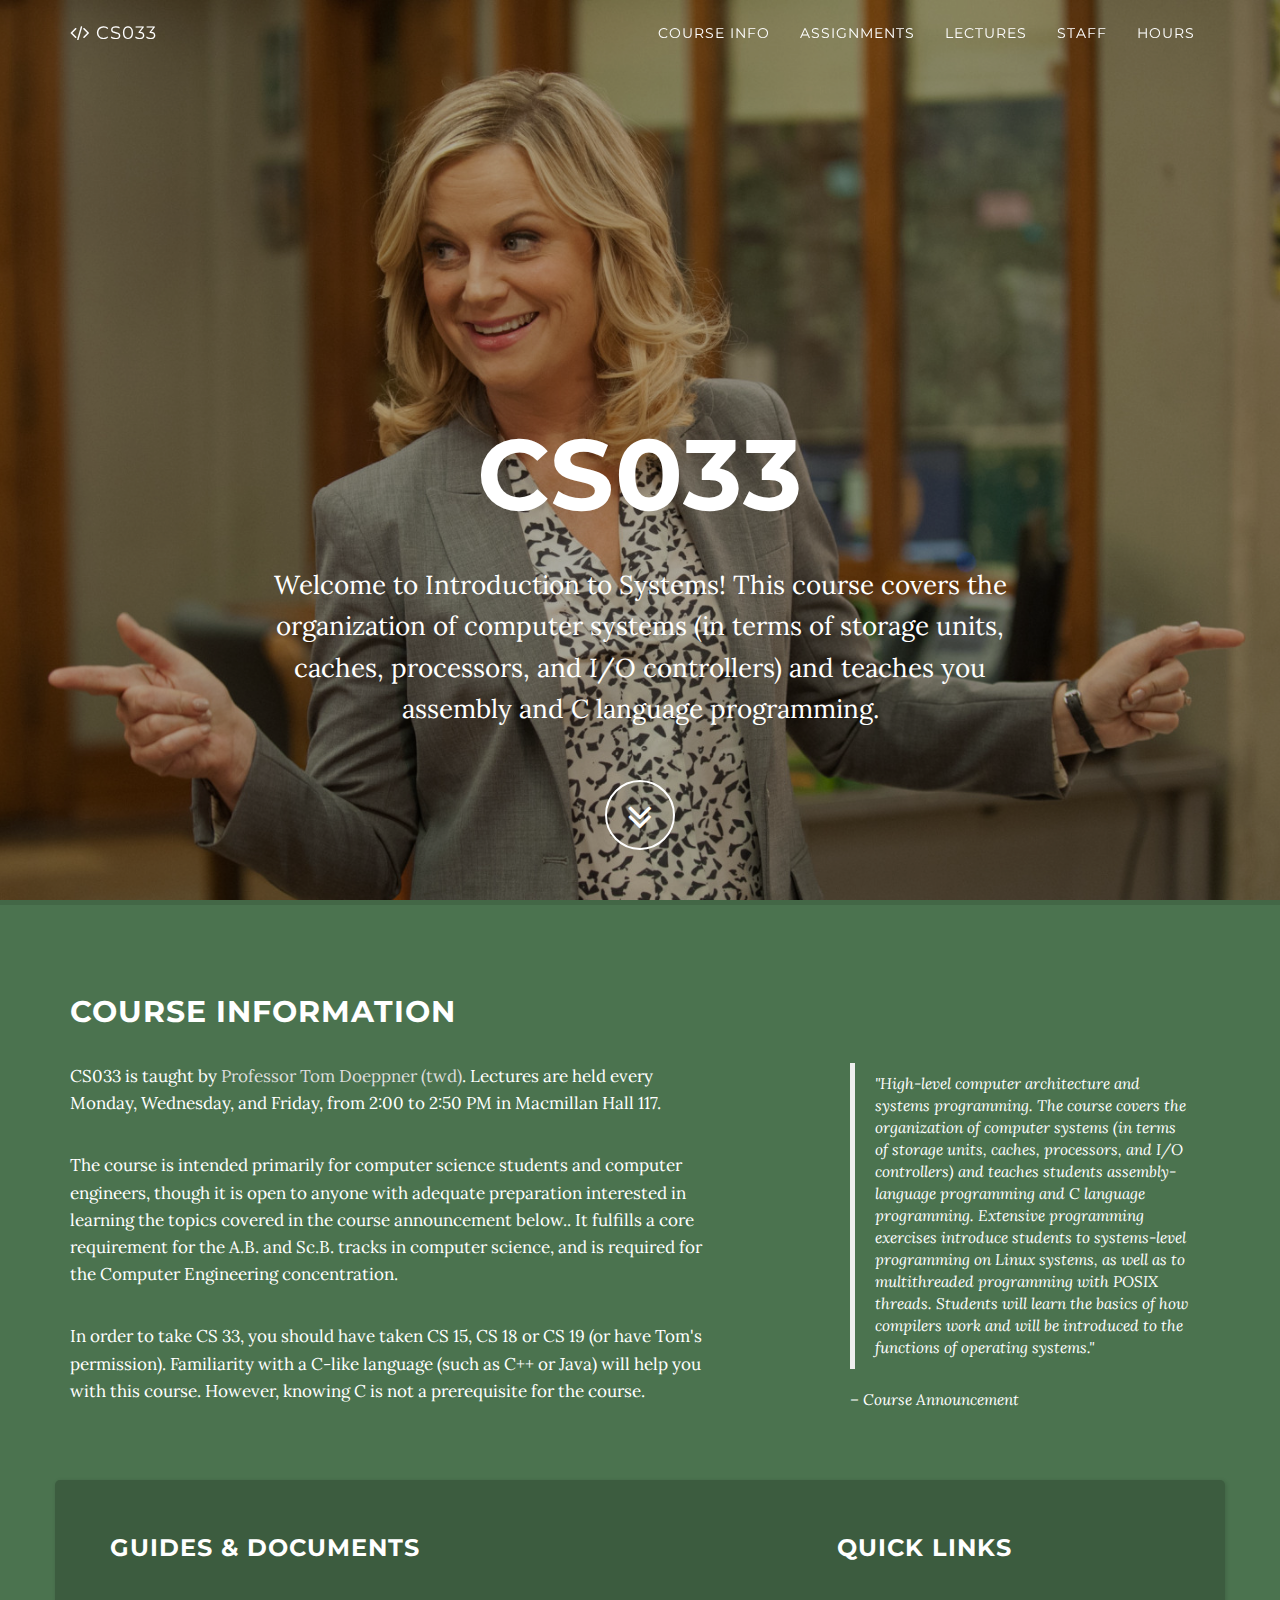
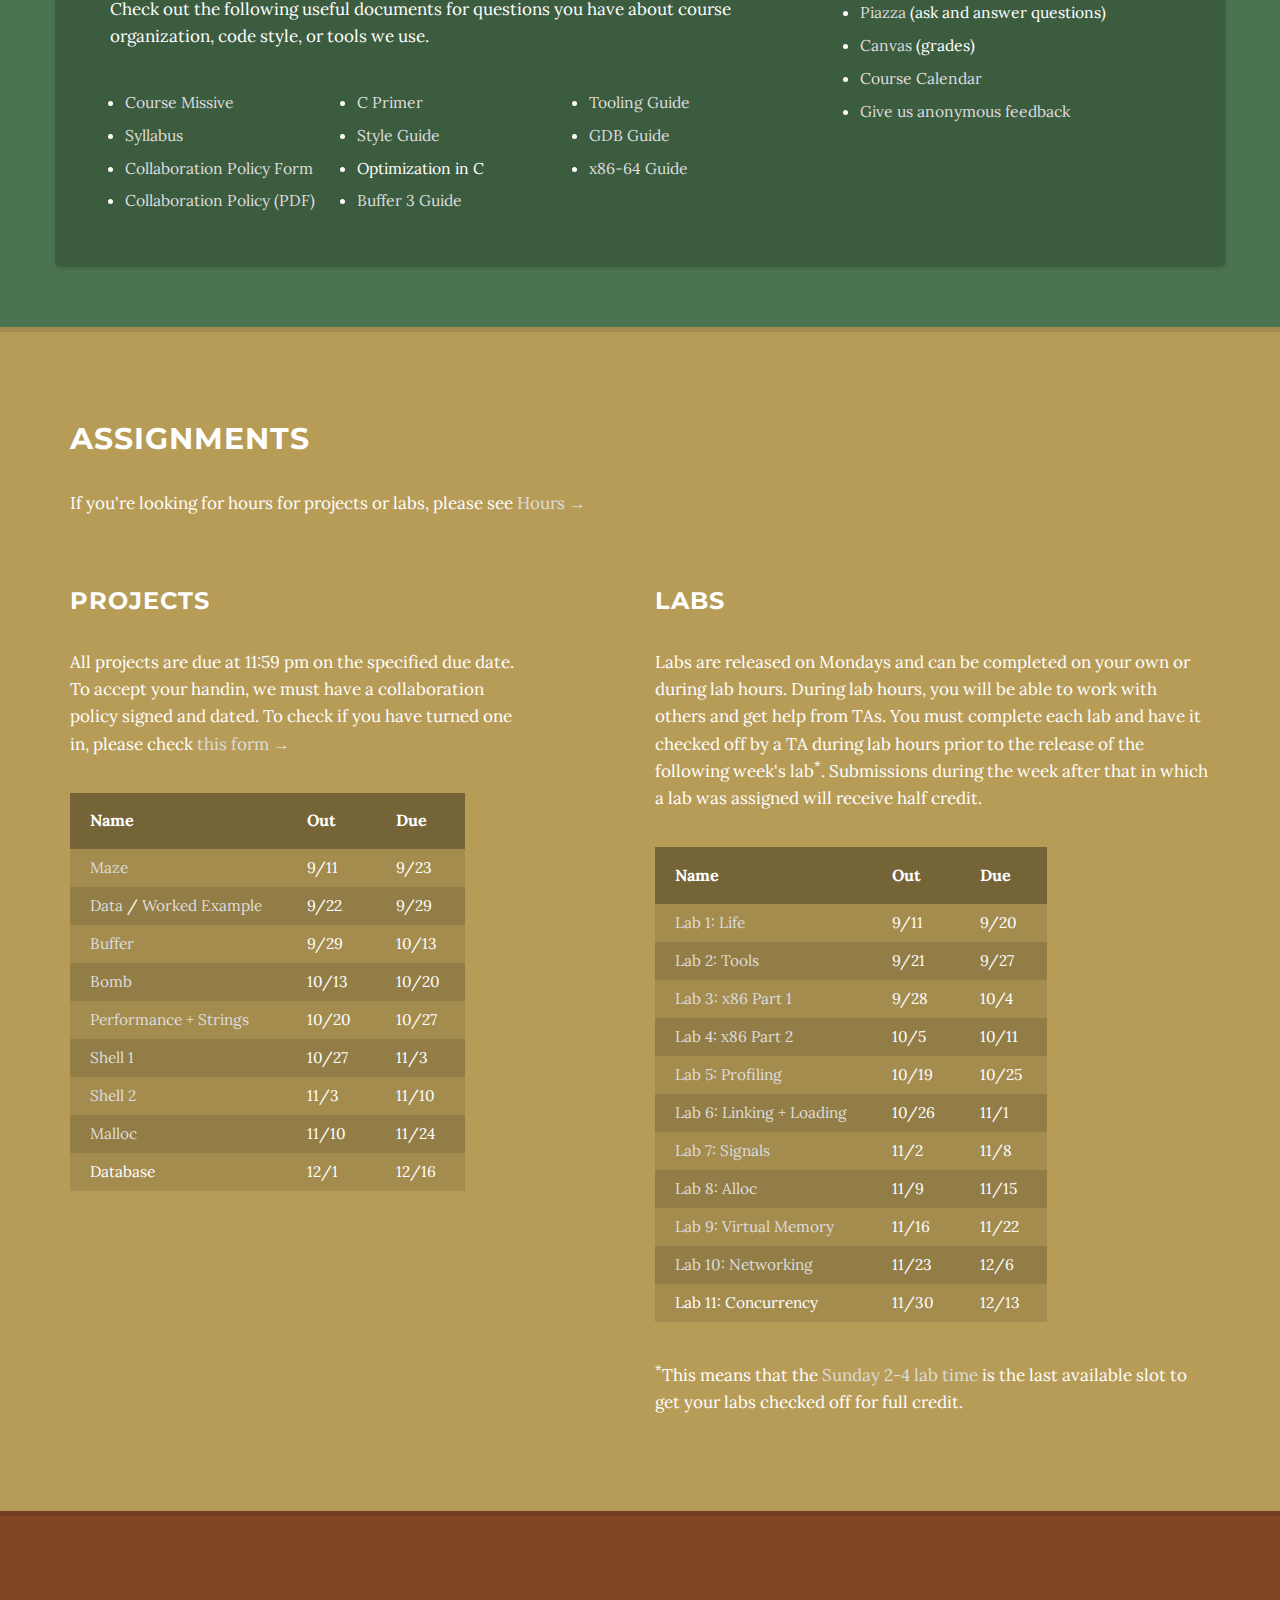
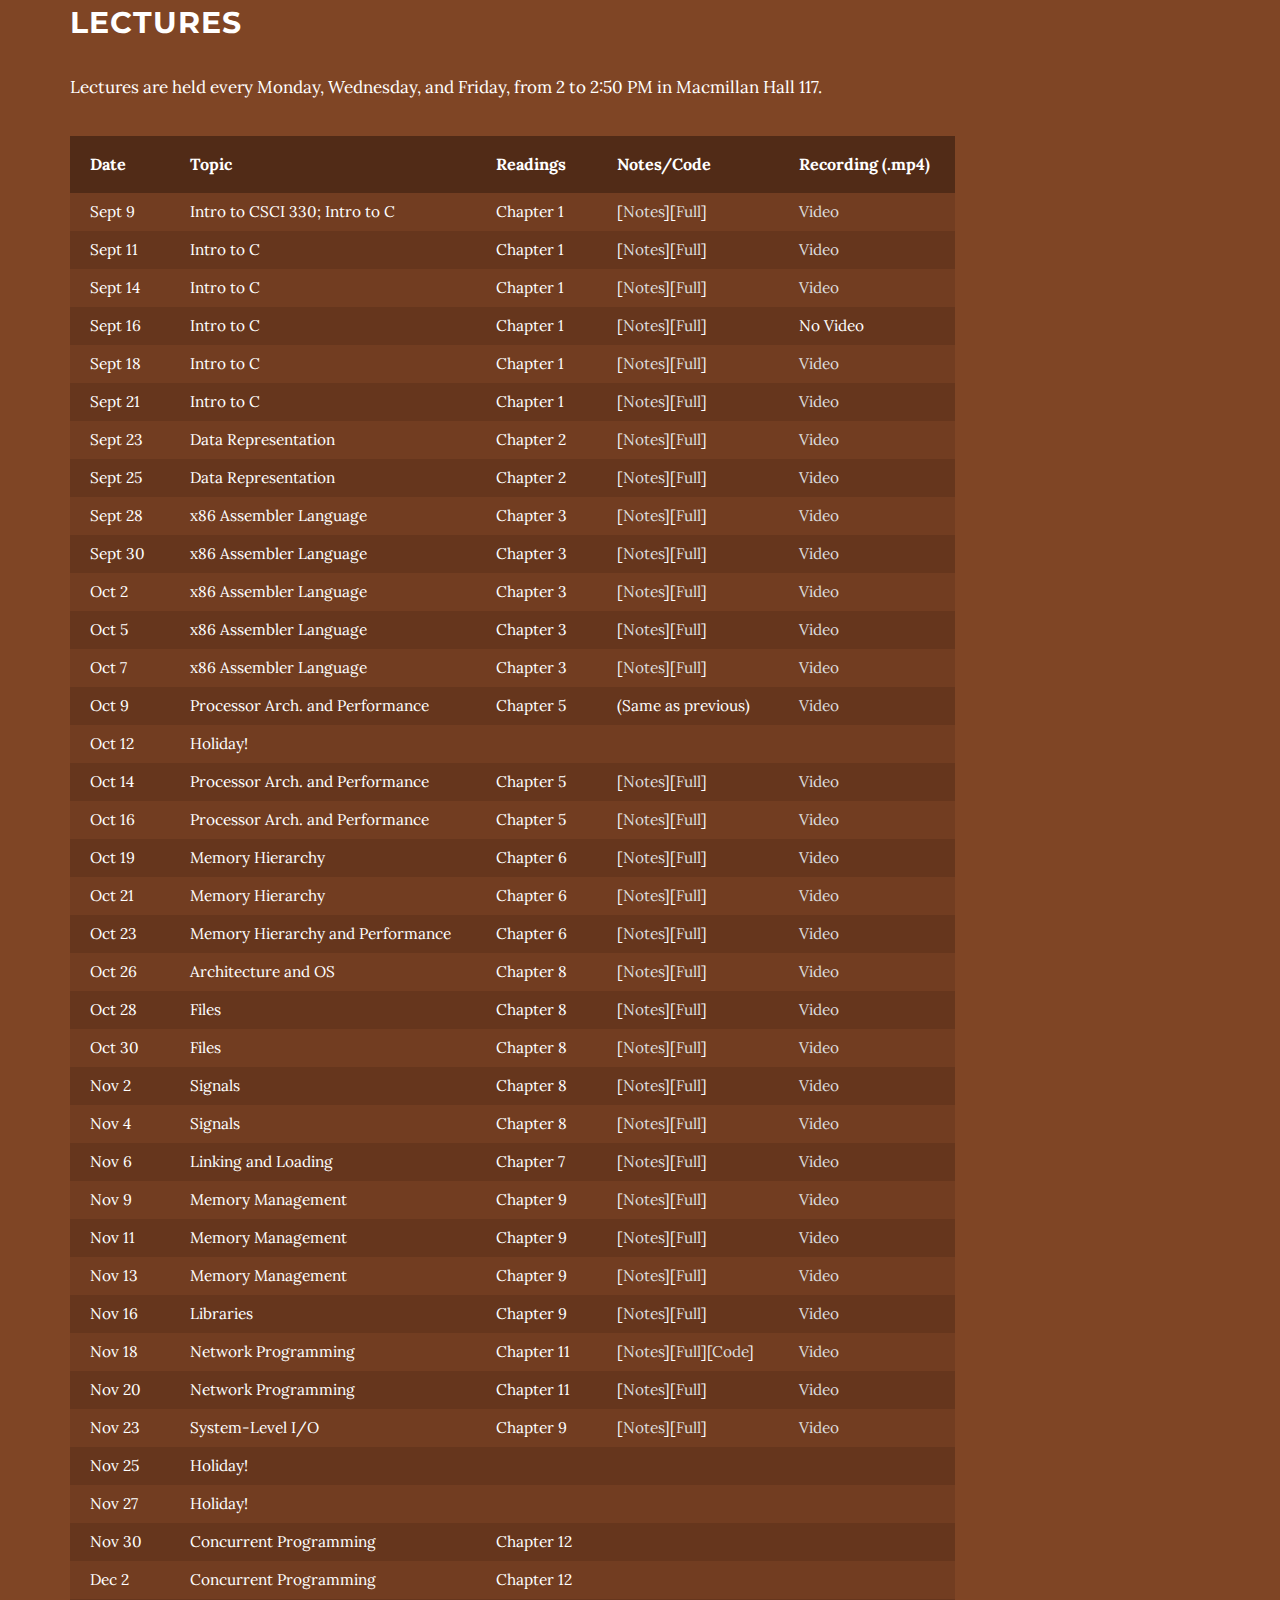
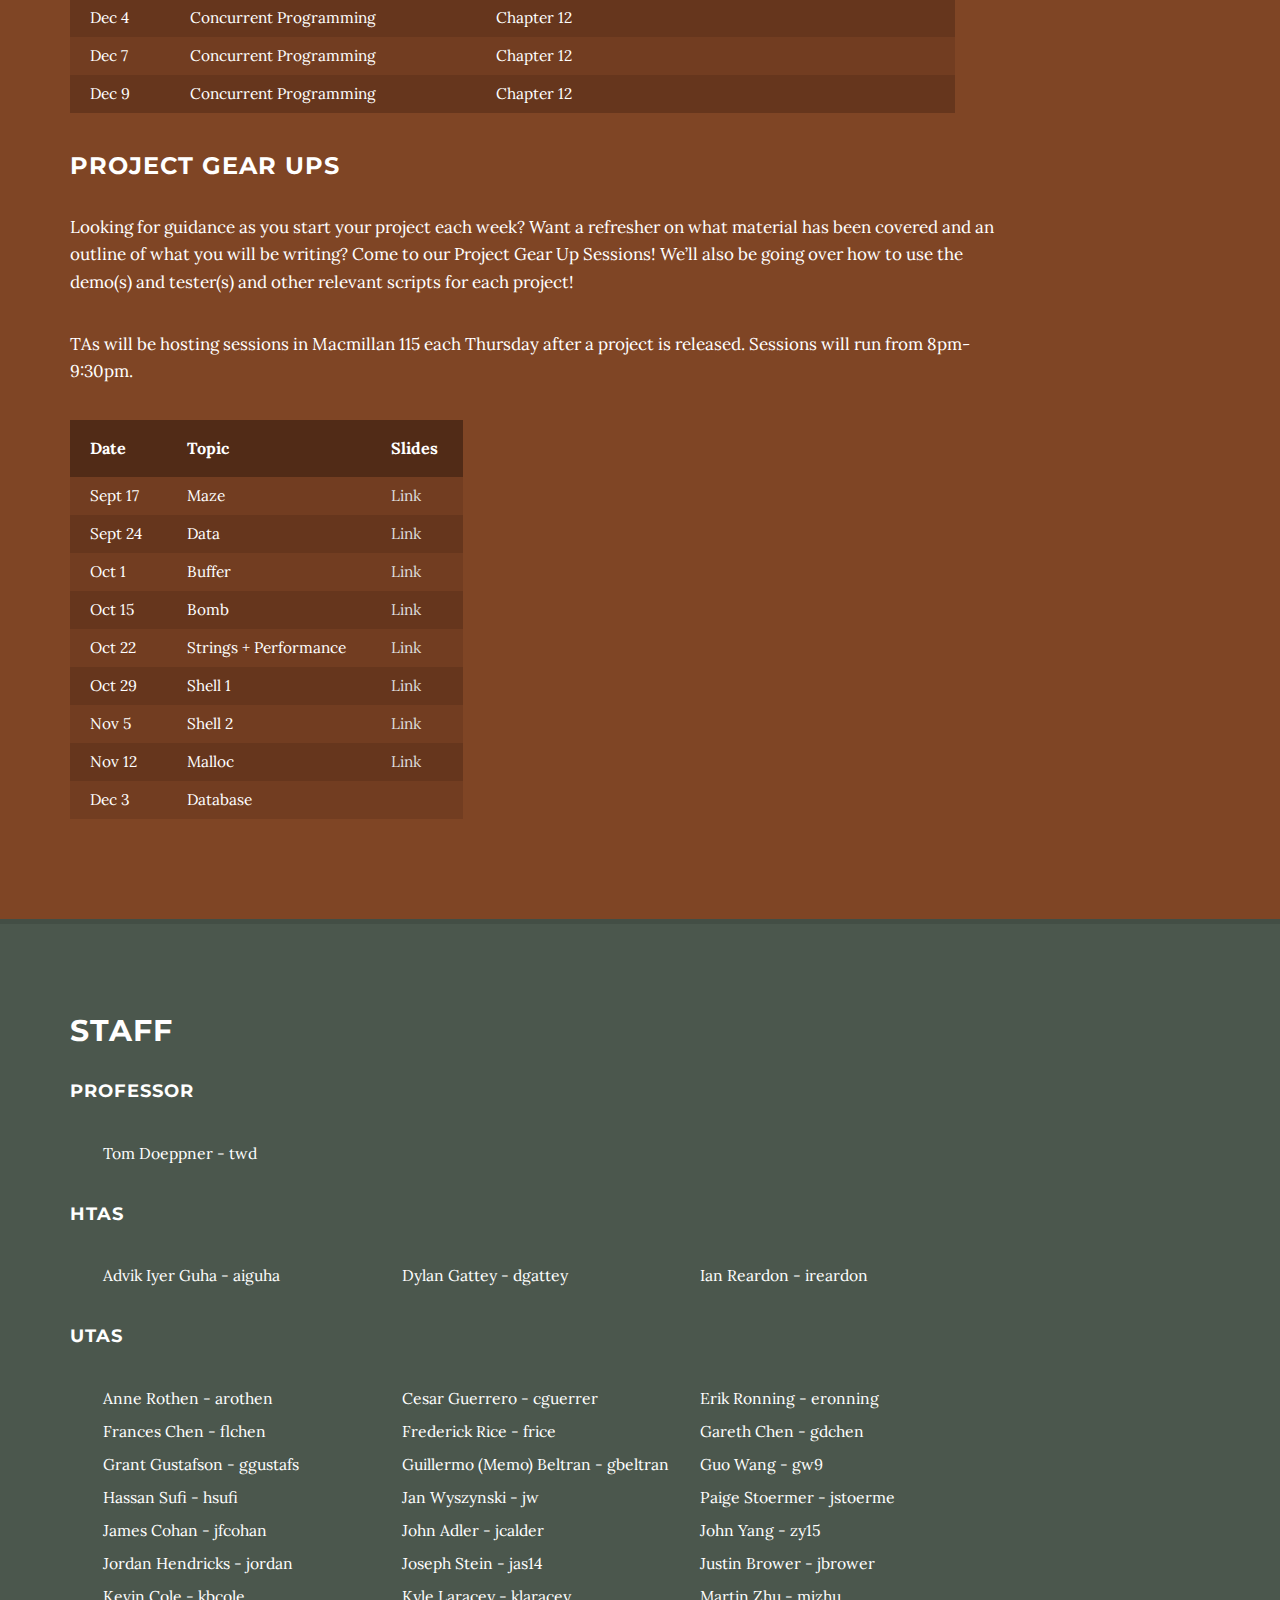
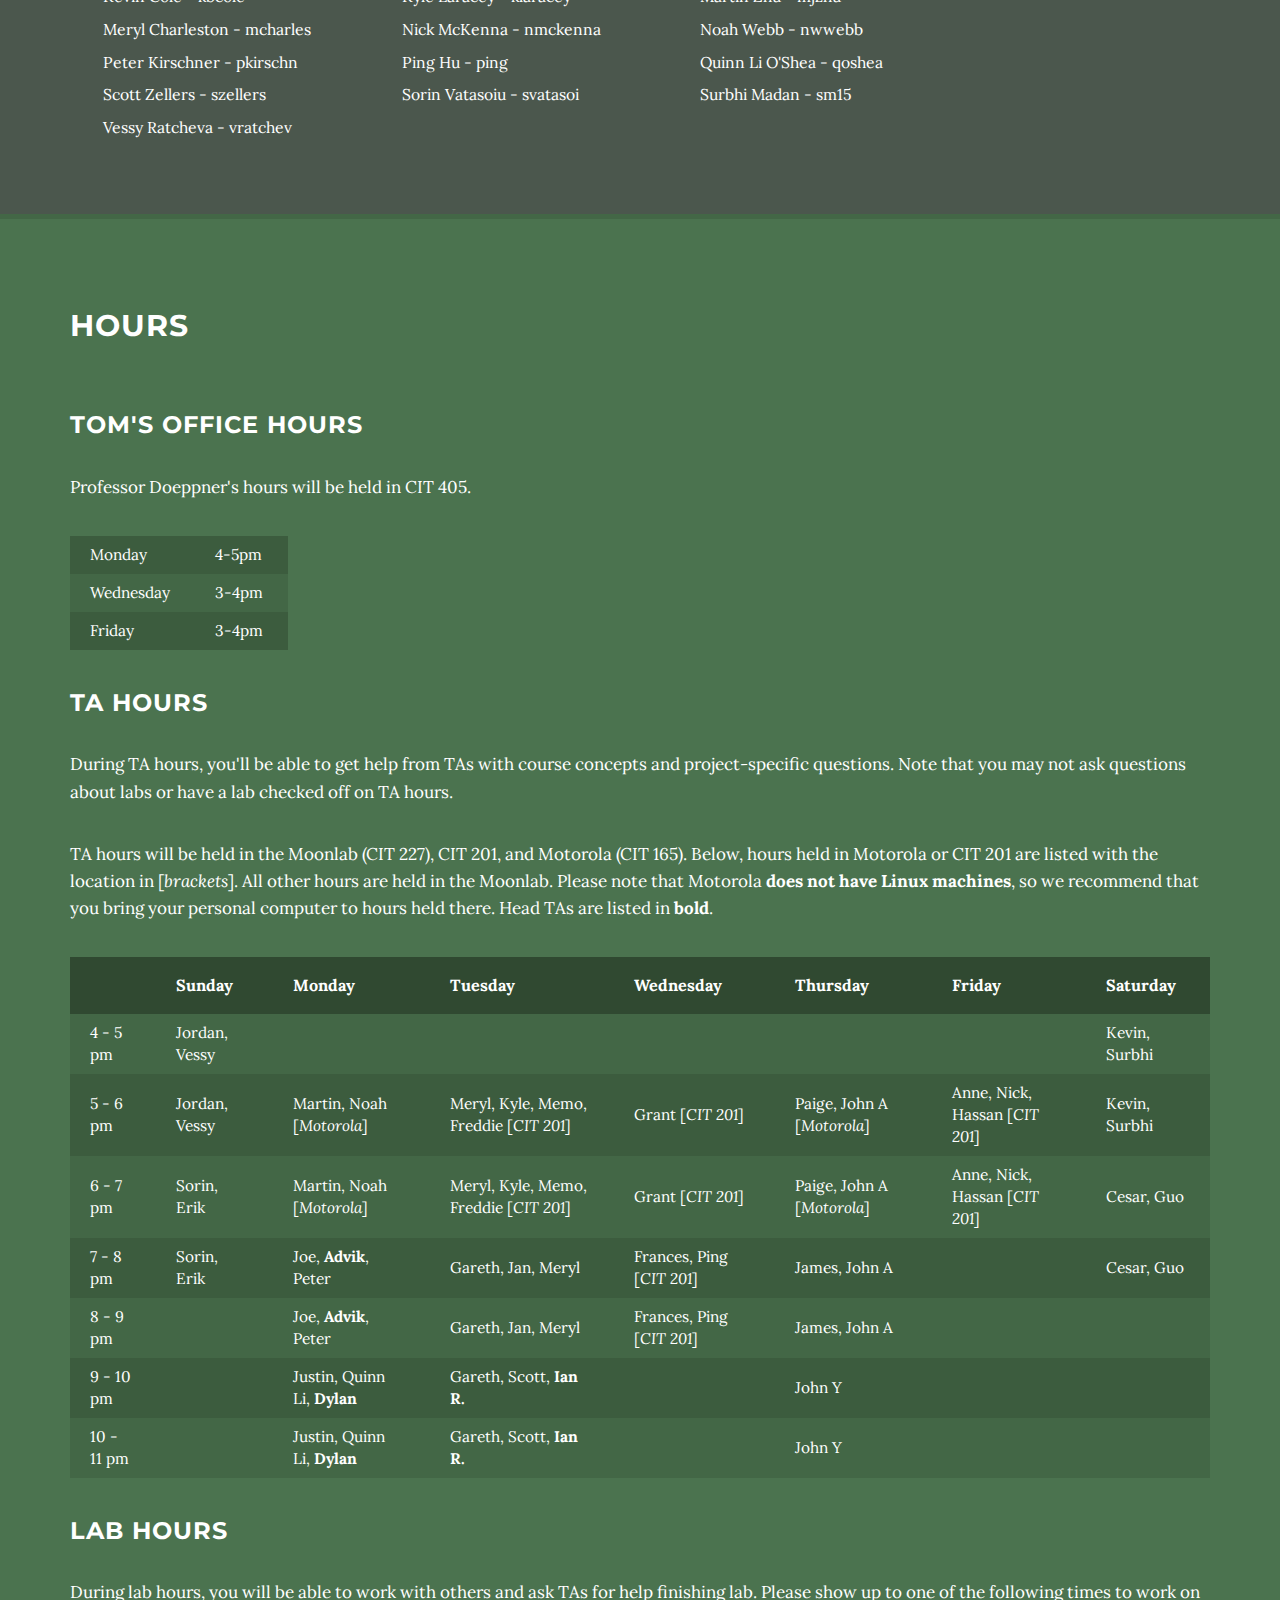
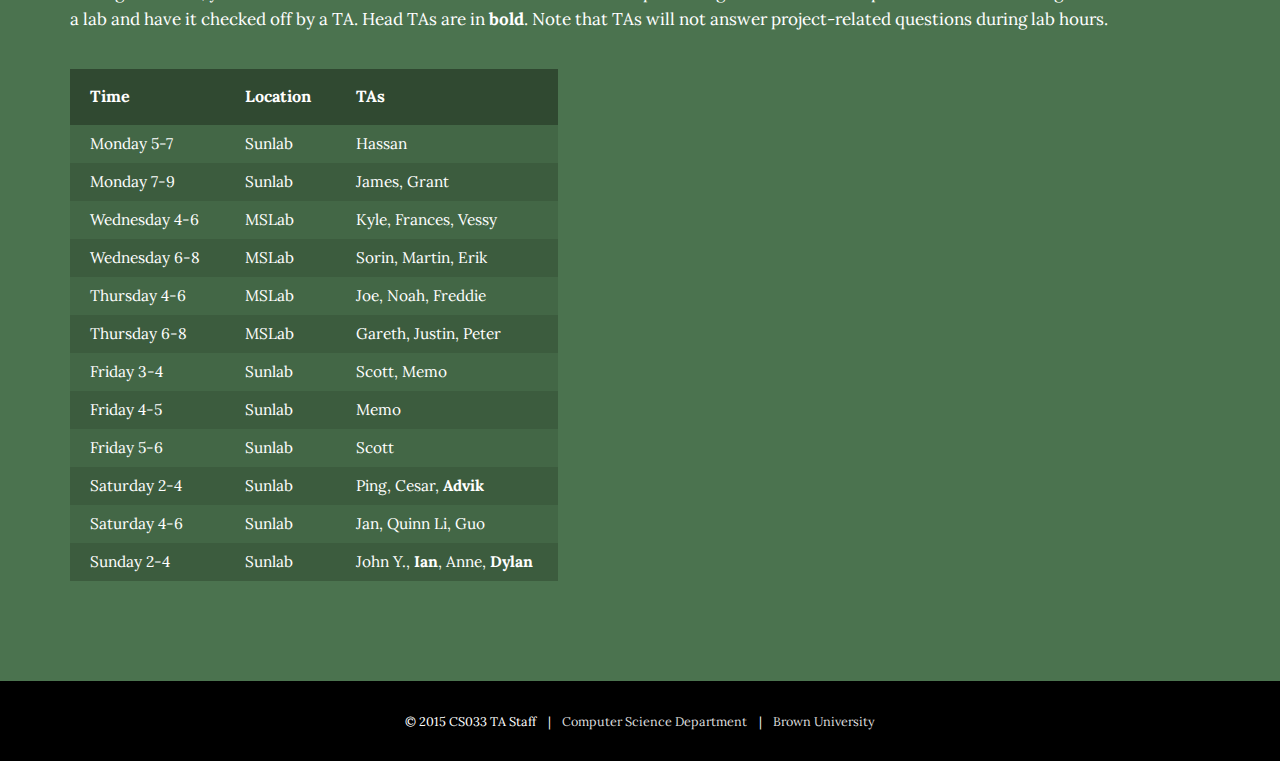
<file: .index.html>
<!DOCTYPE html>
<html lang="en">

    <head>
        <meta charset="utf-8">
        <meta http-equiv="X-UA-Compatible" content="IE=edge">
        <meta name="viewport" content="width=device-width, initial-scale=1">
        <meta name="description" content="A website for CS033 students at Brown University">
        <meta name="author" content="CS033 TA Staff">

        <title>CS033 | Brown University</title>

        <!-- CSS -->
        <link href="css/bootstrap.min.css" rel="stylesheet">
        <link href="css/cs33.css" rel="stylesheet">

        <!-- Custom Fonts -->
        <link href="font-awesome/css/font-awesome.min.css" rel="stylesheet" type="text/css">
        <link href="http://fonts.googleapis.com/css?family=Lora|Montserrat:400,700" rel="stylesheet" type="text/css">

        <!-- HTML5 Shim and Respond.js IE8 support of HTML5 elements and media queries -->
        <!--[if lt IE 9]>
        <script src="https://oss.maxcdn.com/libs/html5shiv/3.7.0/html5shiv.js"></script>
        <script src="https://oss.maxcdn.com/libs/respond.js/1.4.2/respond.min.js"></script>
        <![endif]-->

    </head>
    <body id="page-top" data-spy="scroll" data-target=".navbar-fixed-top">

        <!-- Navigation -->
        <nav class="navbar navbar-custom navbar-fixed-top" role="navigation">
        <div class="container">

            <!-- Logo -->
            <div class="navbar-header">
                <button type="button" class="navbar-toggle" data-toggle="collapse" data-target=".navbar-main-collapse">
                    <i class="fa fa-bars"></i>
                </button>
                <a class="navbar-brand page-scroll" href="#page-top">
                    <i class="fa fa-code"></i> CS033
                </a>
            </div>

            <!-- Collect the nav links, forms, and other content for toggling -->
            <div class="collapse navbar-collapse navbar-right navbar-main-collapse">
                <ul class="nav navbar-nav">
                    <!-- Hidden li included to remove active class from about link when scrolled up past about section -->
                    <li class="hidden"><a href="#page-top"></a></li>
                    <li><a class="page-scroll" href="#course-info">Course Info</a></li>
                    <li><a class="page-scroll" href="#assignments">Assignments</a></li>
                    <li><a class="page-scroll" href="#lectures">Lectures</a></li>
                    <li><a class="page-scroll" href="#staff">Staff</a></li>
                    <li><a class="page-scroll" href="#hours">Hours</a></li>
                </ul>
            </div>
            <!-- /.navbar-collapse -->
        </div>
        <!-- /.container -->
        </nav>

        <!-- Intro Header -->
        <header class="intro">
        <div class="intro-body">
            <div class="container">
                <div class="row">
                    <div class="col-md-8 col-md-offset-2">
                        <h1 class="brand-heading">CS033</h1>
                        <p class="intro-text">Welcome to Introduction to Systems! This course covers the organization of computer systems (in terms of storage units, caches, processors, and I/O controllers) and teaches you assembly and C language programming.</p>
                        <a href="#course-info" class="btn btn-circle page-scroll">
                            <i class="fa fa-angle-double-down animated"></i>
                        </a>
                    </div>
                </div>
            </div>
        </div>
        </header>

        <!-- Course Information Section -->
        <section id="course-info">
        <div class="container content-section">
            <div class="row">
                <div class="col-md-12">
                    <h2>Course Information</h2>
                </div>
                <div class="col-md-7">
                    <p>CS033 is taught by <a href="http://www.cs.brown.edu/~twd/">Professor Tom Doeppner (twd)</a>. Lectures are held every Monday, Wednesday, and Friday, from 2:00 to 2:50 PM in Macmillan Hall 117.</p>
                    <p>The course is intended primarily for computer science students and computer engineers, though it is open to anyone with adequate preparation interested in learning the topics covered in the course announcement below.. It fulfills a core requirement for the A.B. and Sc.B. tracks in computer science, and is required for the Computer Engineering concentration.</p>
                    <p>In order to take CS 33, you should have taken CS 15, CS 18 or CS 19 (or have Tom's permission). Familiarity with a C-like language (such as C++ or Java) will help you with this course. However, knowing C is not a prerequisite for the course.</p>
                </div>
                <div class="col-md-4 col-md-offset-1">
                    <blockquote>"High-level computer architecture and systems programming. The course covers the organization of computer systems (in terms of storage units, caches, processors, and I/O controllers) and teaches students assembly-language programming and C language programming. Extensive programming exercises introduce students to systems-level programming on Linux systems, as well as to multithreaded programming with POSIX threads. Students will learn the basics of how compilers work and will be introduced to the functions of operating systems."</blockquote>
                    <tagline> – Course Announcement</tagline>
                </div>
            </div>

            <!-- Documents & Guides -->
            <div class="row inset-box">
                <div class="col-md-8 col-sm-8">
                    <h3>Guides &amp; Documents</h3>
                    <p>Check out the following useful documents for questions you have about course organization, code style, or tools we use.</p>
                    <ul class="col-md-4">
                        <li><a href="docs/docs/missive.pdf">Course Missive</a></li>
                        <li><a href="docs/docs/syllabus.pdf">Syllabus</a></li>
                        <li><a href="http://goo.gl/forms/VJPOrfeHFa">Collaboration Policy Form</a></li>
			<li><a href="docs/docs/collab.pdf">Collaboration Policy (PDF)</a></li>
                    </ul>
                    <ul class="col-md-4">
                        <li><a href="docs/guides/cprimer.pdf">C Primer</a></li>
			<li><a href="docs/guides/style.pdf">Style Guide</a></li>
                        <li>Optimization in C</li>
			<li><a href="docs/guides/buffer3.pdf">Buffer 3 Guide</a></li>
                    </ul>
                    <ul class="col-md-4">
                        <li><a href="docs/guides/tools.pdf">Tooling Guide</a></li>
			<li><a href="docs/guides/gdb.pdf">GDB Guide</a></li>
			<li><a href="docs/guides/x64.pdf">x86-64 Guide</a></li>
                    </ul>
                </div>
                <div class="col-md-4 col-sm-4">
                    <h3>Quick links</h3>
                    <ul>
                        <li><a href="https://piazza.com/brown/fall2015/cs033">Piazza</a> (ask and answer questions)</li>
                        <li><a href="https://canvas.brown.edu/courses/1017914">Canvas</a> (grades)</li>
												<li><a href="https://www.google.com/calendar/embed?src=brown.edu_470h7r0jngdkepvtfde88fu1t4%40group.calendar.google.com&ctz=America/New_York">Course Calendar</a></li>
                        <li><a href="http://goo.gl/forms/1ZZASuq2jL">Give us anonymous feedback</a></li>
                    </ul>
                </div>
            </div>
        </div>
        </section>

        <!-- Contact Section -->
        <section id="assignments">
        <div class="container content-section">
            <div class="row">
                <div class="col-md-12">
                    <h2>Assignments</h2>
                    <p>If you're looking for hours for projects or labs, please see <a class="page-scroll" href="#hours">Hours &rarr;</a></p>
                    <div class="row">

                        <!-- Projects -->
                        <div class="col-md-5">
                            <h3>Projects</h3>
                            <p>All projects are due at 11:59 pm on the specified due date. To accept your handin, we must have a collaboration policy signed and dated. To check if you have turned one in, please check <a href="http://goo.gl/forms/VJPOrfeHFa">this form &rarr;</a></p>
                            <table class="assignment">
                                <tr><th>Name</th><th>Out</th><th>Due</th></tr>
                                <tr><td><a href="docs/proj/maze.pdf">Maze</a></td><td>9/11</td><td>9/23</td></tr>
				<tr><td><a href="docs/proj/data.pdf">Data</a> / <a href="docs/proj/worked_example.pdf">Worked Example</a></td><td>9/22</td><td>9/29</td></tr>
				<tr><td><a href="docs/proj/buffer.pdf">Buffer</a></td><td>9/29</td><td>10/13</td></tr>
				<tr><td><a href="docs/proj/bomb.pdf">Bomb</a></td><td>10/13</td><td>10/20</td></tr>
				<tr><td><a href="docs/proj/stringsperf.pdf">Performance + Strings</a></td><td>10/20</td><td>10/27</td></tr>
                                <tr><td><a href="docs/proj/shell_1.pdf">Shell 1</a></td><td>10/27</td><td>11/3</td></tr>
				<tr><td><a href="docs/proj/shell_2.pdf">Shell 2</a></td><td>11/3</td><td>11/10</td></tr>
                <tr><td><a href="docs/proj/malloc.pdf">Malloc</a></td><td>11/10</td><td>11/24</td></tr>
                                <tr><td>Database</td><td>12/1</td><td>12/16</td></tr>
                            </table>
                        </div>

                        <!-- Labs -->
                        <div class="col-md-6 col-md-offset-1">
                            <h3>Labs</h3>
                            <p>Labs are released on Mondays and can be completed on your own or during lab hours. During lab hours, you will be able to work with others and get help from TAs. You must complete each lab and have it checked off by a TA during lab hours prior to the release of the following week's lab<sup>*</sup>. Submissions during the week after that in which a lab was assigned will receive half credit.</p>
                            <table class="assignment">
                                <tr><th>Name</th><th>Out</th><th>Due</th></tr>
                                <tr><td><a href="docs/labs/life.pdf">Lab 1: Life</a></td><td>9/11</td><td>9/20</td></tr>
                                <tr><td><a href="docs/labs/tools.pdf">Lab 2: Tools</a></td><td>9/21</td><td>9/27</td></tr>
																<tr><td><a href="docs/labs/x86_lab1.pdf">Lab 3: x86 Part 1</a></td><td>9/28</td><td>10/4</td></tr>
																<tr><td><a href="docs/labs/x86_lab2.pdf">Lab 4: x86 Part 2</a></td><td>10/5</td><td>10/11</td></tr>
																<tr><td><a href="docs/labs/profiling.pdf">Lab 5: Profiling</a></td><td>10/19</td><td>10/25</td></tr>
                                <tr><td><a href="docs/labs/linking_loading.pdf">Lab 6: Linking + Loading</a></td><td>10/26</td><td>11/1</td></tr>
				<tr><td><a href="docs/labs/signals.pdf">Lab 7: Signals</a></td><td>11/2</td><td>11/8</td></tr>
                <tr><td><a href="docs/labs/alloc_lab.pdf">Lab 8: Alloc</a></td><td>11/9</td><td>11/15</td></tr>
                <tr><td><a href="docs/labs/vm_lab.pdf">Lab 9: Virtual Memory</a></td><td>11/16</td><td>11/22</td></tr>
                                <tr><td><a href="docs/labs/networking_lab.pdf">Lab 10: Networking</a></td><td>11/23</td><td>12/6</td></tr>
                                <tr><td>Lab 11: Concurrency</td><td>11/30</td><td>12/13</td></tr>
                            </table>
                            <p><sup>*</sup>This means that the <a class="page-scroll" href="#hours">Sunday 2-4 lab time</a> is the last available slot to get your labs checked off for full credit. </p>
                        </div>
                    </div>
                </div>
            </div>
        </div>
        </section>

        <!-- Lectures -->
        <section id="lectures">
            <div class="container content-section">
                <div class="row">
                    <div class="col-md-10">
                        <h2>Lectures</h2>
                        <p>Lectures are held every Monday, Wednesday, and Friday, from 2 to 2:50 PM in Macmillan Hall 117.</p>
                        <table class="lecture">
                            <tr><th>Date</th><th>Topic</th><th>Readings</th><th>Notes/Code</th><th>Recording (.mp4)</th></tr>
                            <tr><td>Sept 9</td><td>Intro to CSCI 330; Intro to C</td><td>Chapter 1</td><td>[<a href="lecture/01Intro.pdf">Notes</a>][<a href="lecture/01IntroX.pdf">Full</a>]</td><td><a href="Camtasia/2015/lecture1/">Video</a></td></tr>
                            <tr><td>Sept 11</td><td>Intro to C</td><td>Chapter 1</td><td>[<a href="lecture/02CIntro2.pdf">Notes</a>][<a href="lecture/02CIntro2X.pdf">Full</a>]</td><td><a href="Camtasia/2015/lecture2/">Video</a></td></tr>
                            <tr><td>Sept 14</td><td>Intro to C</td><td>Chapter 1</td><td>[<a href="lecture/03CIntro3.pdf">Notes</a>][<a href="lecture/03CIntro3X.pdf">Full</a>]</td><td><a href="Camtasia/2015/lecture3/">Video</a></td></tr>
                            <tr><td>Sept 16</td><td>Intro to C</td><td>Chapter 1</td><td>[<a href="lecture/04CIntro4.pdf">Notes</a>][<a href="lecture/04CIntro4X.pdf">Full</a>]</td><td>No Video</td></tr>
                            <tr><td>Sept 18</td><td>Intro to C</td><td>Chapter 1</td><td>[<a href="lecture/05CIntro5.pdf">Notes</a>][<a href="lecture/05CIntro5X.pdf">Full</a>]</td><td><a href="Camtasia/2015/lecture5/">Video</a></td></tr>
                            <tr><td>Sept 21</td><td>Intro to C</td><td>Chapter 1</td><td>[<a href="lecture/06CIntro6.pdf">Notes</a>][<a href="lecture/06CIntro6X.pdf">Full</a>]</td><td><a href="Camtasia/2015/lecture6/">Video</a></td></tr>
                            <tr><td>Sept 23</td><td>Data Representation</td><td>Chapter 2</td><td>[<a href="lecture/07datarep1.pdf">Notes</a>][<a href="lecture/07datarep1X.pdf">Full</a>]</td><td><a href="Camtasia/2015/lecture7/">Video</a></td></tr>
                            <tr><td>Sept 25</td><td>Data Representation</td><td>Chapter 2</td><td>[<a href="lecture/08datarep2.pdf">Notes</a>][<a href="lecture/08datarep2X.pdf">Full</a>]</td><td><a href="Camtasia/2015/lecture8/">Video</a></td></tr>
                            <tr><td>Sept 28</td><td>x86 Assembler Language</td><td>Chapter 3</td><td>[<a href="lecture/09AsmIntro.pdf">Notes</a>][<a href="lecture/09AsmIntroX.pdf">Full</a>]</td><td><a href="Camtasia/2015/lecture9/">Video</a></td></tr>
                            <tr><td>Sept 30</td><td>x86 Assembler Language</td><td>Chapter 3</td><td>[<a href="lecture/10x861.pdf">Notes</a>][<a href="lecture/10x861X.pdf">Full</a>]</td><td><a href="Camtasia/2015/lecture10/">Video</a></td></tr>
                            <tr><td>Oct 2</td><td>x86 Assembler Language</td><td>Chapter 3</td><td>[<a href="lecture/11x862.pdf">Notes</a>][<a href="lecture/11x862X.pdf">Full</a>]</td><td><a href="Camtasia/2015/lecture11/">Video</a></td></tr>
                            <tr><td>Oct 5</td><td>x86 Assembler Language</td><td>Chapter 3</td><td>[<a href="lecture/12x863.pdf">Notes</a>][<a href="lecture/12x863X.pdf">Full</a>]</td><td><a href="Camtasia/2015/lecture12/">Video</a></td></tr>
                            <tr><td>Oct 7</td><td>x86 Assembler Language</td><td>Chapter 3</td><td>[<a href="lecture/13x864.pdf">Notes</a>][<a href="lecture/13x864X.pdf">Full</a>]</td><td><a href="Camtasia/2015/lecture13/">Video</a></td></tr>
                            <tr><td>Oct 9</td><td>Processor Arch. and Performance</td><td>Chapter 5</td><td>(Same as previous)</td><td><a href="Camtasia/2015/lecture14/">Video</a></td></tr>
                            <tr><td>Oct 12</td><td>Holiday!</td><td></td><td></td><td></td></tr>
                            <tr><td>Oct 14</td><td>Processor Arch. and Performance</td><td>Chapter 5</td><td>[<a href="lecture/14archopt1.pdf">Notes</a>][<a href="lecture/14archopt1X.pdf">Full</a>]</td><td><a href="Camtasia/2015/lecture15/">Video</a></td></tr>
                            <tr><td>Oct 16</td><td>Processor Arch. and Performance</td><td>Chapter 5</td><td>[<a href="lecture/15archopt2.pdf">Notes</a>][<a href="lecture/15archopt2X.pdf">Full</a>]</td><td><a href="Camtasia/2015/lecture16/">Video</a></td></tr>
                            <tr><td>Oct 19</td><td>Memory Hierarchy</td><td>Chapter 6</td><td>[<a href="lecture/16memhier1.pdf">Notes</a>][<a href="lecture/16memhier1X.pdf">Full</a>]</td><td><a href="Camtasia/2015/lecture17/">Video</a></td></tr>
                            <tr><td>Oct 21</td><td>Memory Hierarchy</td><td>Chapter 6</td><td>[<a href="lecture/17memhier2.pdf">Notes</a>][<a href="lecture/17memhier2X.pdf">Full</a>]</td><td><a href="Camtasia/2015/lecture18/">Video</a></td></tr>
                            <tr><td>Oct 23</td><td>Memory Hierarchy and Performance</td><td>Chapter 6</td><td>[<a href="lecture/18cache.pdf">Notes</a>][<a href="lecture/18cacheX.pdf">Full</a>]</td><td><a href="Camtasia/2015/lecture19/">Video</a></td></tr>
                            <tr><td>Oct 26</td><td>Architecture and OS</td><td>Chapter 8</td><td>[<a href="lecture/20OS.pdf">Notes</a>][<a href="lecture/20OSX.pdf">Full</a>]</td><td><a href="Camtasia/2015/lecture20/">Video</a></td></tr>
                            <tr><td>Oct 28</td><td>Files</td><td>Chapter 8</td><td>[<a href="lecture/21files1.pdf">Notes</a>][<a href="lecture/21files1X.pdf">Full</a>]</td><td><a href="Camtasia/2015/lecture21/">Video</a></td></tr>
                            <tr><td>Oct 30</td><td>Files</td><td>Chapter 8</td><td>[<a href="lecture/22files2.pdf">Notes</a>][<a href="lecture/22files2X.pdf">Full</a>]</td><td><a href="Camtasia/2015/lecture22/">Video</a></td></tr>
                            <tr><td>Nov 2</td><td>Signals</td><td>Chapter 8</td><td>[<a href="lecture/23signals1.pdf">Notes</a>][<a href="lecture/23signals1X.pdf">Full</a>]</td><td><a href="Camtasia/2015/lecture23/">Video</a></td></tr>
                            <tr><td>Nov 4</td><td>Signals</td><td>Chapter 8</td><td>[<a href="lecture/24signals2.pdf">Notes</a>][<a href="lecture/24signals2X.pdf">Full</a>]</td><td><a href="Camtasia/2015/lecture24/">Video</a></td></tr>
                            <tr><td>Nov 6</td><td>Linking and Loading</td><td>Chapter 7</td><td>[<a href="lecture/25link.pdf">Notes</a>][<a href="lecture/25linkX.pdf">Full</a>]</td><td><a href="Camtasia/2015/lecture25/">Video</a></td></tr>
                            <tr><td>Nov 9</td><td>Memory Management</td><td>Chapter 9</td><td>[<a href="lecture/26StorageIntro.pdf">Notes</a>][<a href="lecture/26StorageIntroX.pdf">Full</a>]</td><td><a href="Camtasia/2015/lecture26/">Video</a></td></tr>
                            <tr><td>Nov 11</td><td>Memory Management</td><td>Chapter 9</td><td>[<a href="lecture/27StorageAlloc.pdf">Notes</a>][<a href="lecture/27StorageAllocX.pdf">Full</a>]</td><td><a href="Camtasia/2015/lecture27/">Video</a></td></tr>
                            <tr><td>Nov 13</td><td>Memory Management</td><td>Chapter 9</td><td>[<a href="lecture/28VM.pdf">Notes</a>][<a href="lecture/28VMX.pdf">Full</a>]</td><td><a href="Camtasia/2015/lecture28/">Video</a></td></tr>
                            <tr><td>Nov 16</td><td>Libraries</td><td>Chapter 9</td><td>[<a href="lecture/29library.pdf">Notes</a>][<a href="lecture/29libraryX.pdf">Full</a>]</td><td><a href="Camtasia/2015/lecture29/">Video</a></td></tr>
														<tr><td>Nov 18</td><td>Network Programming</td><td>Chapter 11</td><td>[<a href="lecture/30network1.pdf">Notes</a>][<a href="lecture/30network1X.pdf">Full</a>][<a href="docs/code/lecture30.tar.gz">Code</a>]</td><td><a href="Camtasia/2015/lecture30/">Video</a></td></tr>
                            <tr><td>Nov 20</td><td>Network Programming</td><td>Chapter 11</td><td>[<a href="lecture/31network2.pdf">Notes</a>][<a href="lecture/31network2X.pdf">Full</a>]</td><td><a href="Camtasia/2015/lecture31/">Video</a></td></tr>
                            <tr><td>Nov 23</td><td>System-Level I/O</td><td>Chapter 9</td><td>[<a href="lecture/31network2.pdf">Notes</a>][<a href="lecture/31network2X.pdf">Full</a>]</td><td><a href="Camtasia/2015/lecture32/">Video</a></td></tr>
                            <tr><td>Nov 25</td><td>Holiday!</td><td></td><td></td><td></td></tr>
                            <tr><td>Nov 27</td><td>Holiday!</td><td></td><td></td><td></td></tr>
                            <tr><td>Nov 30</td><td>Concurrent Programming</td><td>Chapter 12</td><td></td><td></td></tr>
                            <tr><td>Dec 2</td><td>Concurrent Programming</td><td>Chapter 12</td><td></td><td></td></tr>
                            <tr><td>Dec 4</td><td>Concurrent Programming</td><td>Chapter 12</td><td></td><td></td></tr>
                            <tr><td>Dec 7</td><td>Concurrent Programming</td><td>Chapter 12</td><td></td><td></td></tr>
                            <tr><td>Dec 9</td><td>Concurrent Programming</td><td>Chapter 12</td><td></td><td></td></tr>
                        </table>

                        <h3>Project Gear Ups</h3>
                        <p>
                            Looking for guidance as you start your project each week? Want a refresher on what material has been covered and an outline of what you will be writing? Come to our Project Gear Up Sessions! We’ll also be going over how to use the demo(s) and tester(s) and other relevant scripts for each project! 
                        <p>
                            TAs will be hosting sessions in Macmillan 115 each Thursday after a project is released. Sessions will run from 8pm-9:30pm.
                        </p>
                        <table class="gear-up">
                            <tr><th>Date</th><th>Topic</th><th>Slides</th></tr>
                            <tr><td>Sept 17</td><td>Maze</td><td><a href="https://docs.google.com/presentation/d/1nDIMZD845_sHjPf0B4otfAHELlRik2d4z4plMfSUO2A/pub?start=false&loop=false&delayms=5000&slide=id.p">Link</a></td></tr>
			    <tr><td>Sept 24</td><td>Data</td><td><a href="https://docs.google.com/a/brown.edu/presentation/d/1OtSDNCK5EwqrlNHoCuXufeJCi6aF1ejE9NTGEUWwORQ/edit?usp=sharing">Link</a></td></tr>
			    <tr><td>Oct 1</td><td>Buffer</td><td><a href="https://docs.google.com/presentation/d/1ICJ7yxzgrpdPiuxLnxdie2u-_BvJvWbGfv48zLCx8fY/pub?start=false&loop=false&delayms=3000&slide=id.p">Link</a></td></tr>
			    <tr><td>Oct 15</td><td>Bomb</td><td><a href="https://docs.google.com/presentation/d/1G745_-leV7FUQZO8f8ubVXxmBntxnCpbb61njaEko5Q/pub?start=false&loop=false&delayms=3000">Link</a></td></tr>
			    <tr><td>Oct 22</td><td>Strings + Performance</td><td><a href="https://docs.google.com/presentation/d/1LAhS6B4e6ni8yIh9bYMRbo_IYQAtKHMZ2RVbtOs6048/pub?start=false&loop=false&delayms=3000">Link</a></td></tr>
			    <tr><td>Oct 29</td><td>Shell 1</td><td><a href="https://docs.google.com/presentation/d/1-MXGsgak-VcxgPTdtWWJF2UPWBUCpCwCmt-W7wlPnow/pub?start=false&loop=false&delayms=3000">Link</a></td></tr>
			    <tr><td>Nov 5</td><td>Shell 2</td><td><a href="https://docs.google.com/presentation/d/1kp8D0t7DaZOVn3DtrCxpET-dm_tDNPRibm3EMGjvER8/pub?start=false&loop=false&delayms=3000">Link</a></td></tr>
			    <tr><td>Nov 12</td><td>Malloc</td><td><a href="https://docs.google.com/presentation/d/1q8XY0bYUuS1Cnylv3sJ7qmxBgiXpI0ky5nbIJHpAvIs/pub?start=false&loop=false&delayms=3000">Link</a></td></tr>
                            <tr><td>Dec 3</td><td>Database</td><td></td></tr>
                        </table>
                    </div>
                </div>
            </div>
        </div>
        </section>

        <!-- Staff -->
        <section id="staff">
        <div class="container content-section staff">
            <div class="row">
                <div class="col-md-10">
                    <h2>Staff</h2>
                    <h4>Professor</h4>
                    <ul>
                        <li>
                        <!-- <img class="character" src="img/chars/*.-char.jpg"> -->
                        <!-- <img class="ta" src="img/chars/*.jpg"> -->
                        Tom Doeppner - twd
                        </li>
                    </ul>

                    <h4>HTAs</h4>
                    <ul>
                        <li>
                        <!-- <img class="character" src="img/chars/advik-char.jpg"> -->
                        <!-- <img class="ta" src="img/chars/advik.jpg"> -->
                        Advik Iyer Guha - aiguha
                        </li>
                        <li>
                        <!-- <img class="character" src="img/chars/dylan-char.jpg"> -->
                        <!-- <img class="ta" src="img/chars/dylan.jpg"> -->
                        Dylan Gattey - dgattey
                        </li>
                        <li>
                        <!-- <img class="character" src="img/chars/ian-r-char.jpg"> -->
                        <!-- <img class="ta" src="img/chars/ian-r.jpg"> -->
                        Ian Reardon - ireardon
                        </li>
                    </ul>

                    <h4>UTAs</h4>
                    <ul>
                        <li>
                        <!-- <img class="character" src="img/chars/anne-char.jpg"> -->
                        <!-- <img class="ta" src="img/chars/anne.jpg"> -->
                        Anne Rothen - arothen
                        </li>
                        <li>
                        <!-- <img class="character" src="img/chars/cesar-char.jpg"> -->
                        <!-- <img class="ta" src="img/chars/cesar.jpg"> -->
                        Cesar Guerrero - cguerrer
                        </li>
                        <li>
                        <!-- <img class="character" src="img/chars/erik-char.jpg"> -->
                        <!-- <img class="ta" src="img/chars/erik.jpg"> -->
                        Erik Ronning - eronning
                        </li>
                        <li>
                        <!-- <img class="character" src="img/chars/frances-char.jpg"> -->
                        <!-- <img class="ta" src="img/chars/frances.jpg"> -->
                        Frances Chen - flchen
                        </li>
                        <li>
                        <!-- <img class="character" src="img/chars/freddie-char.jpg"> -->
                        <!-- <img class="ta" src="img/chars/freddie.jpg"> -->
                        Frederick Rice - frice
                        </li>
                        <li>
                        <!-- <img class="character" src="img/chars/gareth-char.jpg"> -->
                        <!-- <img class="ta" src="img/chars/gareth.jpg"> -->
                        Gareth Chen - gdchen
                        </li>
                        <li>
                        <!-- <img class="character" src="img/chars/grant-char.jpg"> -->
                        <!-- <img class="ta" src="img/chars/grant.jpg"> -->
                        Grant Gustafson - ggustafs
                        </li>
                        <li>
                        <!-- <img class="character" src="img/chars/memo-char.jpg"> -->
                        <!-- <img class="ta" src="img/chars/memo.jpg"> -->
                        Guillermo (Memo) Beltran - gbeltran
                        </li>
                        <li>
                        <!-- <img class="character" src="img/chars/guo-char.jpg"> -->
                        <!-- <img class="ta" src="img/chars/guo.jpg"> -->
                        Guo Wang - gw9
                        </li>
                        <li>
                        <!-- <img class="character" src="img/chars/hassan-char.jpg"> -->
                        <!-- <img class="ta" src="img/chars/hassan.jpg"> -->
                        Hassan Sufi - hsufi
                        </li>
                        <li>
                        <!-- <img class="character" src="img/chars/ian-w-char.jpg"> -->
                        <!-- <img class="ta" src="img/chars/ian-w.jpg"> -->
                        Jan Wyszynski - jw
                        </li>
                        <li>
                        <!-- <img class="character" src="img/chars/paige-char.jpg"> -->
                        <!-- <img class="ta" src="img/chars/paige.jpg"> -->
                        Paige Stoermer - jstoerme
                        </li>
                        <li>
                        <!-- <img class="character" src="img/chars/james-char.jpg"> -->
                        <!-- <img class="ta" src="img/chars/james.jpg"> -->
                        James Cohan - jfcohan
                        </li>
                        <li>
                        <!-- <img class="character" src="img/chars/john-a-char.jpg"> -->
                        <!-- <img class="ta" src="img/chars/john-a.jpg"> -->
                        John Adler - jcalder
                        </li>
                        <li>
                        <!-- <img class="character" src="img/chars/john-y-char.jpg"> -->
                        <!-- <img class="ta" src="img/chars/john-y.jpg"> -->
                        John Yang - zy15
                        </li>
                        <li>
                        <!-- <img class="character" src="img/chars/jordan-char.jpg"> -->
                        <!-- <img class="ta" src="img/chars/jordan.jpg"> -->
                        Jordan Hendricks - jordan
                        </li>
                        <li>
                        <!-- <img class="character" src="img/chars/joe-char.jpg"> -->
                        <!-- <img class="ta" src="img/chars/joe.jpg"> -->
                        Joseph Stein - jas14
                        </li>
                        <li>
                        <!-- <img class="character" src="img/chars/justin-char.jpg"> -->
                        <!-- <img class="ta" src="img/chars/justin.jpg"> -->
                        Justin Brower - jbrower
                        </li>
                        <li>
                        <!-- <img class="character" src="img/chars/kevin-char.jpg"> -->
                        <!-- <img class="ta" src="img/chars/kevin.jpg"> -->
                        Kevin Cole - kbcole
                        </li>
                        <li>
                        <!-- <img class="character" src="img/chars/kyle-char.jpg"> -->
                        <!-- <img class="ta" src="img/chars/kyle.jpg"> -->
                        Kyle Laracey - klaracey
                        </li>
                        <li>
                        <!-- <img class="character" src="img/chars/martin-char.jpg"> -->
                        <!-- <img class="ta" src="img/chars/martin.jpg"> -->
                        Martin Zhu - mjzhu
                        </li>
                        <li>
                        <!-- <img class="character" src="img/chars/meryl-char.jpg"> -->
                        <!-- <img class="ta" src="img/chars/meryl.jpg"> -->
                        Meryl Charleston - mcharles
                        </li>
                        <li>
                        <!-- <img class="character" src="img/chars/nick-char.jpg"> -->
                        <!-- <img class="ta" src="img/chars/nick.jpg"> -->
                        Nick McKenna - nmckenna
                        </li>
                        <li>
                        <!-- <img class="character" src="img/chars/noah-char.jpg"> -->
                        <!-- <img class="ta" src="img/chars/noah.jpg"> -->
                        Noah Webb  - nwwebb
                        </li>
                        <li>
                        <!-- <img class="character" src="img/chars/peter-char.jpg"> -->
                        <!-- <img class="ta" src="img/chars/peter.jpg"> -->
                        Peter Kirschner - pkirschn
                        </li>
                        <li>
                        <!-- <img class="character" src="img/chars/ping-char.jpg"> -->
                        <!-- <img class="ta" src="img/chars/ping.jpg"> -->
                        Ping Hu - ping
                        </li>
                        <li>
                        <!-- <img class="character" src="img/chars/quinn-char.jpg"> -->
                        <!-- <img class="ta" src="img/chars/quinn.jpg"> -->
                        Quinn Li O'Shea - qoshea
                        </li>
                        <li>
                        <!-- <img class="character" src="img/chars/scott-char.jpg"> -->
                        <!-- <img class="ta" src="img/chars/scott.jpg"> -->
                        Scott Zellers - szellers
                        </li>
                        <li>
                        <!-- <img class="character" src="img/chars/sorin-char.jpg"> -->
                        <!-- <img class="ta" src="img/chars/sorin.jpg"> -->
                        Sorin Vatasoiu - svatasoi
                        </li>
                        <li>
                        <!-- <img class="character" src="img/chars/surbhi-char.jpg"> -->
                        <!-- <img class="ta" src="img/chars/surbhi.jpg"> -->
                        Surbhi Madan - sm15
                        </li>
                        <li>
                        <!-- <img class="character" src="img/chars/vessy-char.jpg"> -->
                        <!-- <img class="ta" src="img/chars/vessy.jpg"> -->
                        Vessy Ratcheva - vratchev
                        </li>
                    </ul>
                </div>
            </div>
        </div>
        </section>

        <!-- Hours -->
        <section id="hours">
        <div class="container content-section">
            <h2>Hours</h2>
            <div class="row">

                <!-- Regular hours -->
                <div class="col-md-12">
                    <h3>Tom's Office Hours</h3>
                    <p>Professor Doeppner's hours will be held in CIT 405.</p>
                    <table class="tom-hours">
                        <tr><td>Monday</td><td>4-5pm</td></tr>
                        <tr><td>Wednesday</td><td>3-4pm</td></tr>
                        <tr><td>Friday</td><td>3-4pm</td></tr>
                    </table>

                    <h3>TA Hours</h3>
		    <p>During TA hours, you'll be able to get help from TAs with course concepts and project-specific questions. Note that you may not ask questions about labs or have a lab checked off on TA hours.</p>
		    <p>TA hours will be held in the Moonlab (CIT 227), CIT 201, and Motorola (CIT 165). Below, hours held in Motorola or CIT 201 are listed with the location in [<em>brackets</em>]. All other hours are held in the Moonlab. Please note that Motorola <strong>does not have Linux machines</strong>, so we recommend that you bring your personal computer to hours held there. Head TAs are listed in <strong>bold</strong>.</p>
                    <table class="ta-hours">
                        <tr><th></th><th>Sunday</th><th>Monday</th><th>Tuesday</th><th>Wednesday</th><th>Thursday</th><th>Friday</th><th>Saturday</th></tr>
                        <tr><td>4 - 5 pm</td><td>Jordan, Vessy</td><td></td><td></td><td></td><td></td><td></td><td>Kevin, Surbhi</td></tr>
                        <tr><td>5 - 6 pm</td><td>Jordan, Vessy</td><td>Martin, Noah [<em>Motorola</em>]</td><td>Meryl, Kyle, Memo, Freddie [<em>CIT 201</em>]</td><td>Grant [<em>CIT 201</em>]</td><td>Paige, John A [<em>Motorola</em>]</td><td>Anne, Nick, Hassan [<em>CIT 201</em>]</td><td>Kevin, Surbhi</td></tr>
                        <tr><td>6 - 7 pm</td><td>Sorin, Erik</td><td>Martin, Noah [<em>Motorola</em>]</td><td>Meryl, Kyle, Memo, Freddie [<em>CIT 201</em>]</td><td>Grant [<em>CIT 201</em>]</td><td>Paige, John A [<em>Motorola</em>]</td><td>Anne, Nick, Hassan [<em>CIT 201</em>]</td><td>Cesar, Guo</td></tr>
                        <tr><td>7 - 8 pm</td><td>Sorin, Erik</td><td>Joe, <strong>Advik</strong>, Peter</td><td>Gareth, Jan, Meryl</td><td>Frances, Ping [<em>CIT 201</em>]</td><td>James, John A</td><td></td><td>Cesar, Guo</td></tr>
                        <tr><td>8 - 9 pm</td><td></td><td>Joe, <strong>Advik</strong>, Peter</td><td>Gareth, Jan, Meryl</td><td>Frances, Ping [<em>CIT 201</em>]</td><td>James, John A</td><td></td><td></td></tr>
                        <tr><td>9 - 10 pm</td><td></td><td>Justin, Quinn Li, <strong>Dylan</strong></td><td>Gareth, Scott, <strong>Ian R.</strong></td><td></td><td>John Y</td><td></td><td></td></tr>
                        <tr><td>10 - 11 pm</td><td></td><td>Justin, Quinn Li, <strong>Dylan</strong></td><td>Gareth, Scott, <strong>Ian R.</strong></td><td></td><td>John Y</td><td></td><td></td></tr>
                    </table>

                    <h3>Lab Hours</h3>
                    <p>During lab hours, you will be able to work with others and ask TAs for help finishing lab. Please show up to one of the following times to work on a lab and have it checked off by a TA. Head TAs are in <strong>bold</strong>. Note that TAs will not answer project-related questions during lab hours.</p>
		    <table class="lab-hours">
                        <tr><th>Time</th><th>Location</th><th>TAs</th></tr>
                        <tr><td>Monday 5-7</td><td>Sunlab</td><td>Hassan</td></tr>
                        <tr><td>Monday 7-9</td><td>Sunlab</td><td>James, Grant</td></tr>
                        <tr><td>Wednesday 4-6</td><td>MSLab</td><td>Kyle, Frances, Vessy</td></tr>
                        <tr><td>Wednesday 6-8</td><td>MSLab</td><td>Sorin, Martin, Erik</td></tr>
                        <tr><td>Thursday 4-6</td><td>MSLab</td><td>Joe, Noah, Freddie</td></tr>
                        <tr><td>Thursday 6-8</td><td>MSLab</td><td>Gareth, Justin, Peter</td></tr>
			            <tr><td>Friday 3-4</td><td>Sunlab</td><td>Scott, Memo</td></tr>
			            <tr><td>Friday 4-5</td><td>Sunlab</td><td>Memo</td></tr>
			            <tr><td>Friday 5-6</td><td>Sunlab</td><td>Scott</td></tr>
                        <tr><td>Saturday 2-4</td><td>Sunlab</td><td>Ping, Cesar, <strong>Advik</strong></td></tr>
                        <tr><td>Saturday 4-6</td><td>Sunlab</td><td>Jan, Quinn Li, Guo</td></tr>
                        <tr><td>Sunday 2-4</td><td>Sunlab</td><td>John Y., <strong>Ian</strong>, Anne, <strong>Dylan</strong></td></tr>
                    </table>
                </div>
            </div>
        </div>
        </section>

        <!-- Footer -->
        <footer>
        <div class="container text-center">
            <p>
            &copy; 2015 CS033 TA Staff
            <span class="spacing">|</span>
            <a href="http://cs.brown.edu">Computer Science Department</a>
            <span class="spacing">|</span>
            <a href="http://brown.edu">Brown University</a>
            </p>
        </div>
        </footer>

        <!-- Javascript files -->
        <script src="js/jquery.js"></script>
        <script src="js/bootstrap.min.js"></script>
        <script src="js/jquery.easing.min.js"></script>
        <script src="js/cs33.js"></script>

    </body>
</html>
</file>
<file: css/cs33.css>
/*!
 * Custom CSS for CS33
 */

body {
    width: 100%;
    height: 100%;
    font-family: "Lora", "Helvetica Neue", Helvetica, Arial, sans-serif;
    color: #fff;
    background-color: #000;
}

html {
    width: 100%;
    height: 100%;
}

h1, h2, h3, h4, h5, h6 {
    margin: 35px 0;
    text-transform: uppercase;
    font-family: "Montserrat", "Helvetica Neue", Helvetica, Arial, sans-serif;
    font-weight: 700;
    letter-spacing: 1px;
}

p {
    margin: 0 0 25px;
    font-size: 15px;
    line-height: 1.5;
}

@media(min-width:768px) {
    p {
        margin: 0 0 35px;
        font-size: 17px;
        line-height: 1.6;
    }
}

blockquote, tagline {
    font-size: 1.1em;
    font-style: italic;
}

a {
    color: #ddd;
    -webkit-transition: all .2s ease-in-out;
    -moz-transition: all .2s ease-in-out;
    transition: all .2s ease-in-out;
}

a:hover,
a:focus {
    text-decoration: none;
    font-style: italic;
    color: #fff;
}

ul {
    font-size: 1.12em;
    padding-left: 1.5em;
    line-height: 2.1;
}

/* Tables */
table {
    background-color: rgba(0,0,0, 0.1);
    font-size: 1.1em;
    margin-bottom: 40px;
}

tr:nth-child(2n+1) {
    background-color: rgba(0,0,0, .1);
}

th {
    height: 3.5em;
    background-color: rgba(0,0,0, 0.2);
    font-size: 1.05em;
}

td, th {
    padding: 8px 25px 8px 20px;
}

/* Responsiveness in tables */
@media only screen and (max-width: 990px), (min-device-width: 768px) and (max-device-width: 1024px)  {

    /* Force table to not be like tables anymore */
    table, thead, tbody, th, td, tr { 
        display: block; 
    }
    
    /* Hide table headers (but not display: none;, for accessibility) */
    thead tr, tr th { 
        position: absolute;
        top: -9999px;
        left: -9999px;
    }
    
    tr:nth-child(n+2) { 
        padding-top: 12px; 
        padding-bottom: 12px; 
    }
    
    td { 
        /* Behave  like a "row" */
        border: none;
        position: relative;
        padding-left: 50%; 
    }
    
    td:before { 
        /* Now like a table header */
        position: absolute;
        /* Top/left values mimic padding */
        top: 6px;
        left: 6px;
        width: 45%; 
        padding-right: 10px; 
        white-space: nowrap;
    }
    
    /* For tables that have assignments (projects & labs) */
    table.assignment td:nth-of-type(1):before { content: "Assignment"; }
    table.assignment td:nth-of-type(2):before { content: "Out"; }
    table.assignment td:nth-of-type(3):before { content: "Due"; }

    /* Lectures table */
    table.lecture td:nth-of-type(1):before { content: "Date"; }
    table.lecture td:nth-of-type(2):before { content: "Topic"; }
    table.lecture td:nth-of-type(3):before { content: "Readings"; }
    table.lecture td:nth-of-type(4):before { content: "Lecture (.pdf)"; }
    table.lecture td:nth-of-type(5):before { content: "Recording (.mp4)"; }

    /* For the Tom's office hours table */
    table.tom-hours td:nth-of-type(1):before { content: "Day" ;}
    table.tom-hours td:nth-of-type(2):before { content: "Time" ;}

    /* For the lab hours table */
    table.lab-hours td:nth-of-type(1):before { content: "Time"; }
    table.lab-hours td:nth-of-type(2):before { content: "Location"; }
    table.lab-hours td:nth-of-type(3):before { content: "TAs"; }

    /* For the ta hours table */
    table.ta-hours td:nth-of-type(1):before { content: "Time"; }
    table.ta-hours td:nth-of-type(2):before { content: "Sunday"; }
    table.ta-hours td:nth-of-type(3):before { content: "Monday"; }
    table.ta-hours td:nth-of-type(4):before { content: "Tuesday"; }
    table.ta-hours td:nth-of-type(5):before { content: "Wednesday"; }
    table.ta-hours td:nth-of-type(6):before { content: "Thursday"; }
    table.ta-hours td:nth-of-type(7):before { content: "Friday"; }
    table.ta-hours td:nth-of-type(8):before { content: "Saturday"; }

		/* Gear up table */
		table.gear-up td:nth-of-type(1):before { content: "Date"; }
		table.gear-up td:nth-of-type(2):before { content: "Topic"; }
		table.gear-up td:nth-of-type(3):before { content: "Slides"; }

    /* Makes sure empty cells won't have labels */
    table td:empty { display: none; }
}

/* Alternate background colors */
section {
    background-color: #4b734f;
}

section:nth-child(2n) {
    background-color: #4b574d;
}

section:nth-child(4n) {
    background-color: #b79c58;
}

section:nth-child(4n+1) {
    background-color: #7f4525;
}

/* Custom section types */
.content-section:before {
    background-color: #111;
    background-color: rgba(0,0,0,0.1);
    height: 5px;
    width: 100vw;
    left: 0;
    position: absolute;
    margin-top: -30px;
    margin-bottom: 30px;
    display: block;
}

.content-section {
    padding-top: 30px;
    padding-bottom: 30px;
}

.inset-box {
    border-radius: 5px;
    box-shadow: 1px 1px 4px 0 rgba(0,0,0,0.15);
    padding: 10px 10px 20px;
    margin-top: 20px;
    margin-bottom: -40px;
    background-color: #111;
    background-color: rgba(0, 0, 0, 0.2);
}

@media(min-width:768px) {
    .content-section {
        padding-top: 60px;
        padding-bottom: 60px;
    }
    .inset-box {
        padding: 20px 40px 40px;
        margin-top: 40px;
        margin-bottom: 0;
    }
    .content-section:before {
        margin-top: -60px;
        margin-bottom: 60px;
    }
}

footer {
    padding: 30px 0;
}

footer p {
    margin: 0;
    font-size: 0.9em;
}

.spacing {
    width:20px;
    display:inline-block;
}

/* Staff */
.staff li {
    list-style: none;
    display: inline-block;
    width: 30%;
    margin-left: 1%;
    margin-right: 1%;
}

.staff img {
    display: none;
  /*display: block;*/
  width: 100%;
  height: auto;
  max-height: 300px;
  -webkit-transition: opacity 0.2s ease-in-out;
  -moz-transition: opacity 0.2s ease-in-out;
  -o-transition: opacity 0.2s ease-in-out;
  transition: opacity 0.2s ease-in-out;
}

.staff .ta {
    margin-top: -100%;
}

.staff .ta:hover {
  opacity: 0;
  width: 100%;
}

/* Navbar */

.navbar-custom {
    margin-bottom: 0;
    font-size: 0.9em;
    border-bottom: 1px solid #eee;
    border-bottom: 1px solid rgba(255, 255, 255, .3);
    text-transform: uppercase;
    font-family: Montserrat, "Helvetica Neue", Helvetica, Arial, sans-serif;
}

.navbar-custom a {
    color: #fff;
}

.navbar-custom .nav li a {
    -o-transition: background .3s ease-in-out;
    -webkit-transition: background .3s ease-in-out;
    -moz-transition: background .3s ease-in-out;
    transition: background .3s ease-in-out;
}

.navbar-custom .nav li a:hover {
    color: #eee;
    color: rgba(255, 255, 255, .8);
    background-color: transparent;
}

.navbar-custom .nav li a:focus,
.navbar-custom .nav li a:active {
    background-color: transparent;
}

.navbar-custom .nav li.active a {
    background-color: #eee;
    background-color: rgba(255, 255, 255, .3);
}

.navbar-custom .nav li.active a:hover {
    color: #fff;
}

@media(min-width:768px) {
    .navbar-custom {
        padding: 8px 0;
        border-bottom: 0;
        letter-spacing: 1px;
        -o-transition: background .5s ease-in-out, padding .5s ease-in-out;
        -webkit-transition: background .5s ease-in-out, padding .5s ease-in-out;
        -moz-transition: background .5s ease-in-out, padding .5s ease-in-out;
        transition: background .5s ease-in-out, padding .5s ease-in-out;
    }
    .top-nav-collapse {
        padding: 0;
        border-bottom: 1px solid rgba(255, 255, 255, .3);
				background-color: rgba(155, 155, 160, 0.96);
    }
}

@media(max-width:768px) {
    .navbar-custom {
        background-color: rgba(155, 155, 160, 0.96);
    }
}

footer {
	width: 100%;
	
}

.intro {
    display: table;
    width: 100%;
    height: auto;
    text-align: center;
    color: #fff;
    background: url(../img/intro-bg.jpg) no-repeat bottom center scroll;
    -webkit-background-size: cover;
    -moz-background-size: cover;
    background-size: cover;
    -o-background-size: cover;
}

.intro .intro-body {
    display: table-cell;
    vertical-align: bottom;
		padding-bottom: 50px;
		padding-top:50px;
		background-color: rgba(0,0,0,.3);
}

.intro .intro-body .brand-heading {
    font-size: 40px;
}

.intro .intro-body .intro-text {
    font-size: 18px;
}

@media(min-width:768px) {
    .intro {
        height: 100%;
        padding: 0;
    }
    .intro .intro-body .brand-heading {
        font-size: 100px;
    }
    .intro .intro-body .intro-text {
        font-size: 26px;
    }
}

.btn-circle {
    width: 70px;
    height: 70px;
    margin-top: 15px;
    padding: 7px 16px;
    border: 2px solid #fff;
    border-radius: 100%!important;
    font-size: 40px;
    color: #fff;
    background: 0 0;
    -webkit-transition: background .3s ease-in-out;
    -moz-transition: background .3s ease-in-out;
    transition: background .3s ease-in-out;
}

.btn-circle:hover,
.btn-circle:focus {
    outline: 0;
    color: #fff;
    background: rgba(255, 255, 255, .1);
}

.btn-circle i.animated {
    -webkit-transition-property: -webkit-transform;
    -webkit-transition-duration: 1s;
    -moz-transition-property: -moz-transform;
    -moz-transition-duration: 1s;
}

.btn-circle:hover i.animated {
    -webkit-animation-name: pulse;
    -moz-animation-name: pulse;
    -webkit-animation-duration: 1.5s;
    -moz-animation-duration: 1.5s;
    -webkit-animation-iteration-count: infinite;
    -moz-animation-iteration-count: infinite;
    -webkit-animation-timing-function: linear;
    -moz-animation-timing-function: linear;
}

@-webkit-keyframes pulse {
    0% {
        -webkit-transform: scale(1);
        transform: scale(1);
    }
    50% {
        -webkit-transform: scale(1.2);
        transform: scale(1.2);
    }
    100% {
        -webkit-transform: scale(1);
        transform: scale(1);
    }
}

@-moz-keyframes pulse {
    0% {
        -moz-transform: scale(1);
        transform: scale(1);
    }
    50% {
        -moz-transform: scale(1.2);
        transform: scale(1.2);
    }
    100% {
        -moz-transform: scale(1);
        transform: scale(1);
    }
}

.btn {
    border-radius: 0;
    text-transform: uppercase;
    font-family: Montserrat, "Helvetica Neue", Helvetica, Arial, sans-serif;
    font-weight: 400;
    -webkit-transition: all .3s ease-in-out;
    -moz-transition: all .3s ease-in-out;
    transition: all .3s ease-in-out;
}

.btn-default {
    border: 1px solid #42dca3;
    color: #42dca3;
    background-color: transparent;
}

.btn-default:hover,
.btn-default:focus {
    border: 1px solid #42dca3;
    outline: 0;
    color: #000;
    background-color: #42dca3;
}

::-moz-selection {
    text-shadow: none;
    background: #fcfcfc;
    background: rgba(255, 255, 255, .2);
}

::selection {
    text-shadow: none;
    background: #fcfcfc;
    background: rgba(255, 255, 255, .2);
}

img::selection {
    background: 0 0;
}

img::-moz-selection {
    background: 0 0;
}

body {
    webkit-tap-highlight-color: rgba(255, 255, 255, .2);
}
</file>
